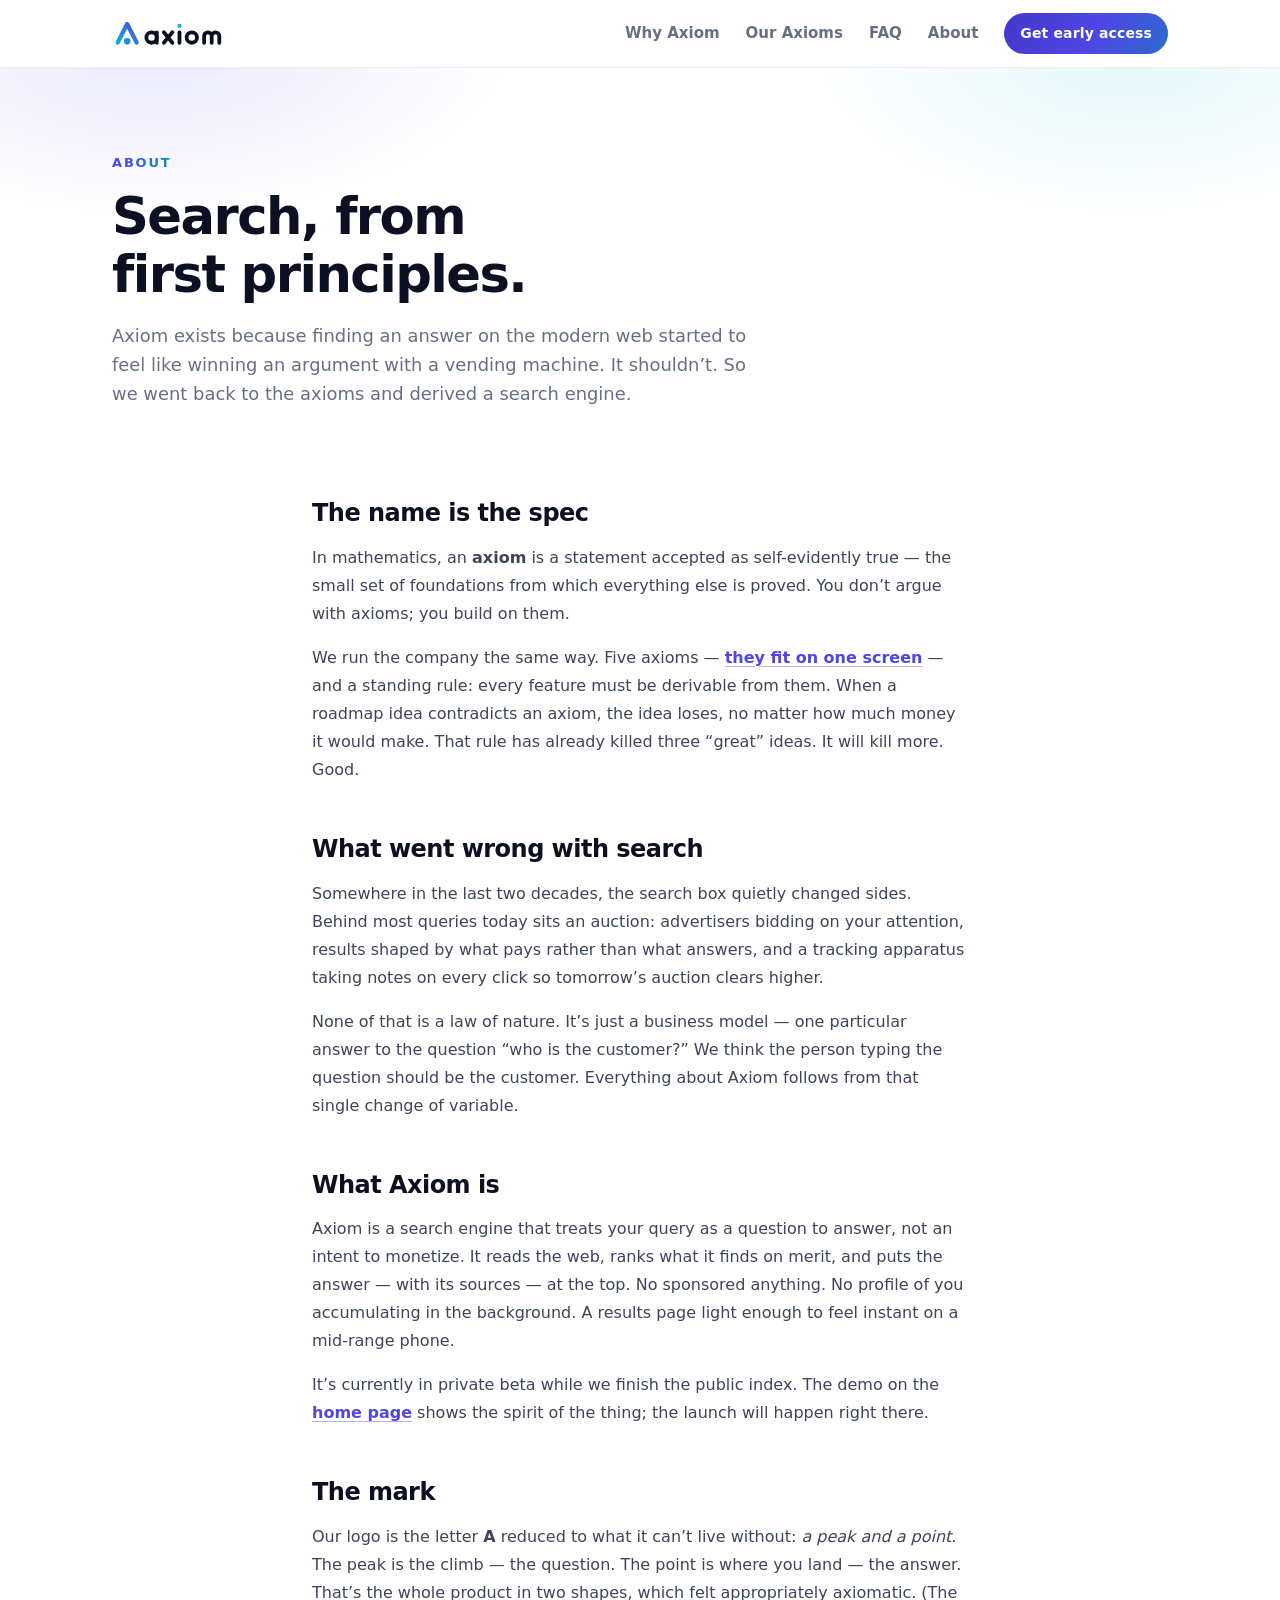
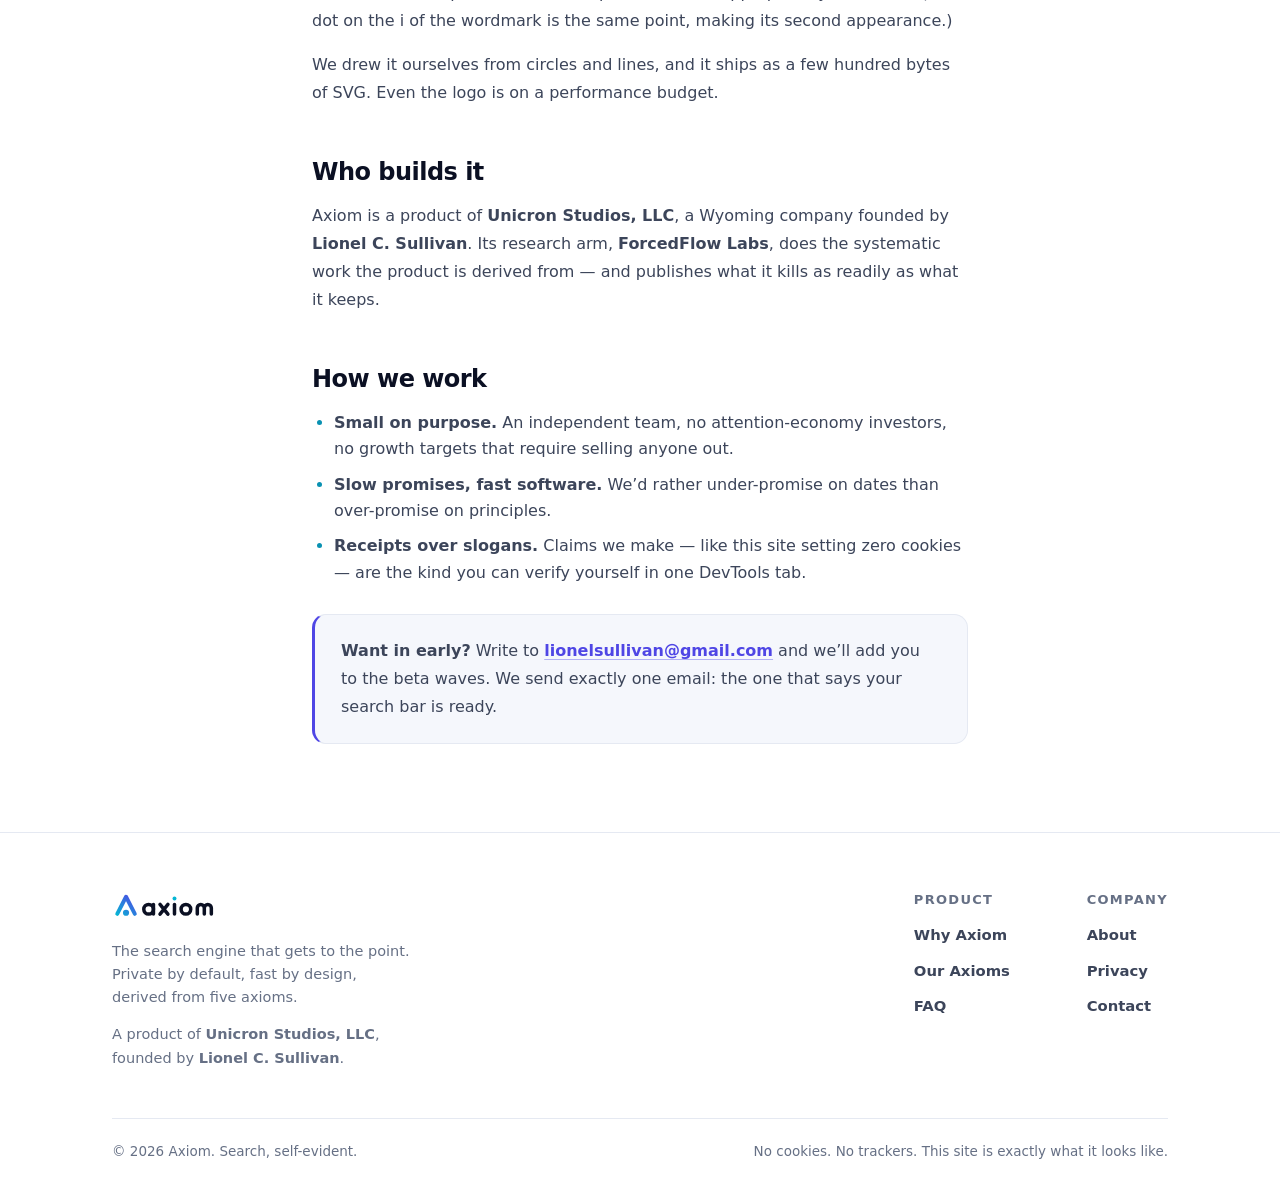
<file: about/index.html>
<!DOCTYPE html>
<html lang="en">
<head>
  <meta charset="utf-8">
  <meta name="viewport" content="width=device-width, initial-scale=1">

  <title>About Axiom — Search Built From First Principles</title>
  <meta name="description" content="Axiom is a private search engine derived from five axioms: answers first, attention unsold, privacy by default, speed as respect, rank earned. Meet the idea.">
  <link rel="canonical" href="https://axiom.inc/about/">
  <meta name="robots" content="index, follow, max-snippet:-1, max-image-preview:large">

  <meta name="theme-color" content="#ffffff" media="(prefers-color-scheme: light)">
  <meta name="theme-color" content="#0b1023" media="(prefers-color-scheme: dark)">

  <meta property="og:type" content="website">
  <meta property="og:site_name" content="Axiom">
  <meta property="og:locale" content="en_US">
  <meta property="og:url" content="https://axiom.inc/about/">
  <meta property="og:title" content="About Axiom — Search Built From First Principles">
  <meta property="og:description" content="Axiom is a private search engine derived from five axioms: answers first, attention unsold, privacy by default, speed as respect, rank earned.">
  <meta property="og:image" content="https://axiom.inc/assets/og-image.png">
  <meta property="og:image:width" content="1200">
  <meta property="og:image:height" content="630">
  <meta property="og:image:alt" content="Axiom logo — a peak with a point — and the tagline: the search engine that gets to the point.">
  <meta name="twitter:card" content="summary_large_image">
  <meta name="twitter:title" content="About Axiom — Search Built From First Principles">
  <meta name="twitter:description" content="A private search engine derived from five axioms. Meet the idea.">
  <meta name="twitter:image" content="https://axiom.inc/assets/og-image.png">

  <link rel="icon" href="../assets/favicon.svg" type="image/svg+xml">
  <link rel="icon" href="../assets/favicon-32.png" type="image/png" sizes="32x32">
  <link rel="apple-touch-icon" href="../assets/apple-touch-icon.png">
  <link rel="manifest" href="../site.webmanifest">
  <link rel="search" href="../opensearch.xml" type="application/opensearchdescription+xml" title="Axiom">

  <link rel="stylesheet" href="../assets/site.css">

  <script type="application/ld+json">
  {
    "@context": "https://schema.org",
    "@graph": [
      {
        "@type": "AboutPage",
        "@id": "https://axiom.inc/about/#webpage",
        "url": "https://axiom.inc/about/",
        "name": "About Axiom — Search Built From First Principles",
        "description": "Axiom is a private search engine derived from five axioms: answers first, attention unsold, privacy by default, speed as respect, rank earned.",
        "isPartOf": { "@id": "https://axiom.inc/#website" },
        "about": { "@id": "https://axiom.inc/#org" }
      },
      {
        "@type": "BreadcrumbList",
        "itemListElement": [
          { "@type": "ListItem", "position": 1, "name": "Home", "item": "https://axiom.inc/" },
          { "@type": "ListItem", "position": 2, "name": "About", "item": "https://axiom.inc/about/" }
        ]
      }
    ]
  }
  </script>
</head>
<body>
  <a class="skip-link" href="#main">Skip to content</a>

  <header class="site-header">
    <div class="container">
      <a class="brand" href="../" aria-label="Axiom — home">
        <svg viewBox="0 0 238 57" aria-hidden="true" focusable="false">
          <defs>
            <linearGradient id="g-nav" x1="12" y1="52" x2="52" y2="8" gradientUnits="userSpaceOnUse">
              <stop offset="0" stop-color="#06b6d4"/><stop offset="1" stop-color="#4f46e5"/>
            </linearGradient>
          </defs>
          <path d="M12 47.5 L32 8.5 L52 47.5" fill="none" stroke="url(#g-nav)" stroke-width="9" stroke-linecap="round" stroke-linejoin="round"/>
          <circle cx="32" cy="45" r="7" fill="url(#g-nav)"/>
          <g fill="none" stroke="currentColor" stroke-width="8" stroke-linecap="round" stroke-linejoin="round" transform="translate(68.5 0)">
            <circle cx="15" cy="37" r="11"/><path d="M26 26 V48"/>
            <path d="M41 26 L59 48 M59 26 L41 48"/>
            <path d="M74 26 V48"/>
            <circle cx="100" cy="37" r="11"/>
            <path d="M126 48 V34 A8 8 0 0 1 142 34 V48 M142 34 A8 8 0 0 1 158 34 V48"/>
          </g>
          <circle cx="142.5" cy="12.5" r="4.5" fill="#06b6d4"/>
        </svg>
      </a>
      <nav class="site-nav" aria-label="Main">
        <a class="nav-link" href="../#why">Why Axiom</a>
        <a class="nav-link" href="../#axioms">Our Axioms</a>
        <a class="nav-link" href="../#faq">FAQ</a>
        <a class="nav-link" href="./" aria-current="page">About</a>
        <a class="btn btn-sm" href="../#cta">Get early access</a>
      </nav>
    </div>
  </header>

  <main id="main">
    <div class="page-hero">
      <div class="container">
        <p class="kicker">About</p>
        <h1>Search, from first principles.</h1>
        <p class="lede">Axiom exists because finding an answer on the modern web started to feel like winning an argument with a vending machine. It shouldn&rsquo;t. So we went back to the axioms and derived a search engine.</p>
      </div>
    </div>

    <div class="container prose">
      <h2>The name is the spec</h2>
      <p>In mathematics, an <strong>axiom</strong> is a statement accepted as self-evidently true — the small set of foundations from which everything else is proved. You don&rsquo;t argue with axioms; you build on them.</p>
      <p>We run the company the same way. Five axioms — <a href="../#axioms">they fit on one screen</a> — and a standing rule: every feature must be derivable from them. When a roadmap idea contradicts an axiom, the idea loses, no matter how much money it would make. That rule has already killed three &ldquo;great&rdquo; ideas. It will kill more. Good.</p>

      <h2>What went wrong with search</h2>
      <p>Somewhere in the last two decades, the search box quietly changed sides. Behind most queries today sits an auction: advertisers bidding on your attention, results shaped by what pays rather than what answers, and a tracking apparatus taking notes on every click so tomorrow&rsquo;s auction clears higher.</p>
      <p>None of that is a law of nature. It&rsquo;s just a business model — one particular answer to the question &ldquo;who is the customer?&rdquo; We think the person typing the question should be the customer. Everything about Axiom follows from that single change of variable.</p>

      <h2>What Axiom is</h2>
      <p>Axiom is a search engine that treats your query as a question to answer, not an intent to monetize. It reads the web, ranks what it finds on merit, and puts the answer — with its sources — at the top. No sponsored anything. No profile of you accumulating in the background. A results page light enough to feel instant on a mid-range phone.</p>
      <p>It&rsquo;s currently in private beta while we finish the public index. The demo on the <a href="../">home page</a> shows the spirit of the thing; the launch will happen right there.</p>

      <h2>The mark</h2>
      <p>Our logo is the letter <strong>A</strong> reduced to what it can&rsquo;t live without: <em>a peak and a point</em>. The peak is the climb — the question. The point is where you land — the answer. That&rsquo;s the whole product in two shapes, which felt appropriately axiomatic. (The dot on the i of the wordmark is the same point, making its second appearance.)</p>
      <p>We drew it ourselves from circles and lines, and it ships as a few hundred bytes of SVG. Even the logo is on a performance budget.</p>

      <h2>Who builds it</h2><p>Axiom is a product of <strong>Unicron Studios,&nbsp;LLC</strong>, a Wyoming company founded by <strong>Lionel&nbsp;C.&nbsp;Sullivan</strong>. Its research arm, <strong>ForcedFlow&nbsp;Labs</strong>, does the systematic work the product is derived from &mdash; and publishes what it kills as readily as what it keeps.</p><h2>How we work</h2>
      <ul>
        <li><strong>Small on purpose.</strong> An independent team, no attention-economy investors, no growth targets that require selling anyone out.</li>
        <li><strong>Slow promises, fast software.</strong> We&rsquo;d rather under-promise on dates than over-promise on principles.</li>
        <li><strong>Receipts over slogans.</strong> Claims we make — like this site setting zero cookies — are the kind you can verify yourself in one DevTools tab.</li>
      </ul>

      <div class="callout">
        <p><strong>Want in early?</strong> Write to <a href="mailto:lionelsullivan@gmail.com?subject=Early%20access%20to%20Axiom">lionelsullivan@gmail.com</a> and we&rsquo;ll add you to the beta waves. We send exactly one email: the one that says your search bar is ready.</p>
      </div>
    </div>
  </main>

  <footer class="site-footer">
    <div class="container">
      <div class="footer-top">
        <div class="footer-brand">
          <a class="brand" href="../" aria-label="Axiom — home">
            <svg viewBox="0 0 238 57" aria-hidden="true" focusable="false">
              <defs>
                <linearGradient id="g-foot" x1="12" y1="52" x2="52" y2="8" gradientUnits="userSpaceOnUse">
                  <stop offset="0" stop-color="#06b6d4"/><stop offset="1" stop-color="#4f46e5"/>
                </linearGradient>
              </defs>
              <path d="M12 47.5 L32 8.5 L52 47.5" fill="none" stroke="url(#g-foot)" stroke-width="9" stroke-linecap="round" stroke-linejoin="round"/>
              <circle cx="32" cy="45" r="7" fill="url(#g-foot)"/>
              <g fill="none" stroke="currentColor" stroke-width="8" stroke-linecap="round" stroke-linejoin="round" transform="translate(68.5 0)">
                <circle cx="15" cy="37" r="11"/><path d="M26 26 V48"/>
                <path d="M41 26 L59 48 M59 26 L41 48"/>
                <path d="M74 26 V48"/>
                <circle cx="100" cy="37" r="11"/>
                <path d="M126 48 V34 A8 8 0 0 1 142 34 V48 M142 34 A8 8 0 0 1 158 34 V48"/>
              </g>
              <circle cx="142.5" cy="12.5" r="4.5" fill="#06b6d4"/>
            </svg>
          </a>
          <p>The search engine that gets to the point. Private by default, fast by design, derived from five axioms.</p><p class="footer-org">A product of <strong>Unicron Studios,&nbsp;LLC</strong>, founded by <strong>Lionel&nbsp;C.&nbsp;Sullivan</strong>.</p>
        </div>
        <nav class="footer-cols" aria-label="Footer">
          <div class="footer-col">
            <h4>Product</h4>
            <ul>
              <li><a href="../#why">Why Axiom</a></li>
              <li><a href="../#axioms">Our Axioms</a></li>
              <li><a href="../#faq">FAQ</a></li>
            </ul>
          </div>
          <div class="footer-col">
            <h4>Company</h4>
            <ul>
              <li><a href="./">About</a></li>
              <li><a href="../privacy/">Privacy</a></li>
              <li><a href="mailto:lionelsullivan@gmail.com">Contact</a></li>
            </ul>
          </div>
        </nav>
      </div>
      <div class="footer-bottom">
        <p>&copy; 2026 Axiom. Search, self-evident.</p>
        <p>No cookies. No trackers. This site is exactly what it looks like.</p>
      </div>
    </div>
  </footer>
</body>
</html>
</file>
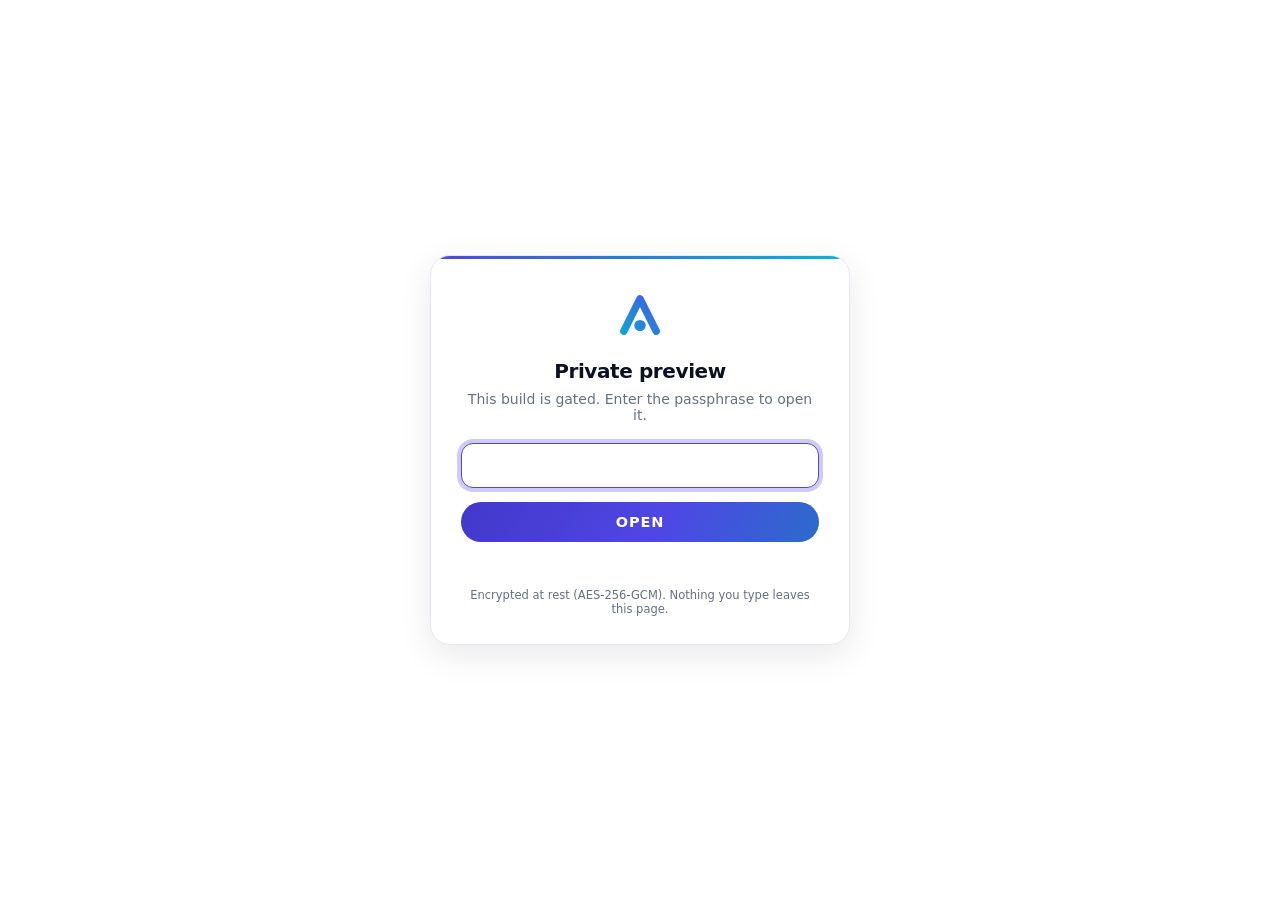
<file: gate/index.html>
<!DOCTYPE html>
<html lang="en">
<head>
<meta charset="utf-8">
<meta name="viewport" content="width=device-width, initial-scale=1">
<title>Axiom — Private Preview</title>
<meta name="robots" content="noindex, nofollow">
<meta name="theme-color" content="#ffffff" media="(prefers-color-scheme: light)">
<meta name="theme-color" content="#0b1023" media="(prefers-color-scheme: dark)">
<style>
:root { --bg:#ffffff; --surface:#ffffff; --ink:#0b1023; --text:#3c455a; --muted:#667085;
  --line:#e5e9f2; --brand-a:#4f46e5; --flag:#b3452e;
  --grad:linear-gradient(120deg,#4f46e5,#06b6d4);
  --grad-btn:linear-gradient(120deg,#4338ca,#4f46e5 55%,#0891b2 145%);
  --ring:rgba(79,70,229,.28); color-scheme: light dark; }
@media (prefers-color-scheme: dark) { :root { --bg:#0b1023; --surface:#121a38; --ink:#f0f4fb;
  --text:#b9c3d8; --muted:#8b96ad; --line:#222c50; --flag:#e0715a; --ring:rgba(129,140,248,.35); } }
* { box-sizing: border-box; }
body { margin:0; min-height:100svh; display:grid; place-items:center; background:var(--bg);
  color:var(--text); font-family:ui-sans-serif,system-ui,-apple-system,"Segoe UI",Roboto,Arial,sans-serif; }
.card { width:min(92vw,420px); background:var(--surface); border:1px solid var(--line);
  border-radius:20px; box-shadow:0 10px 34px rgba(11,16,35,.09); overflow:hidden; }
.accent { height:3px; background:var(--grad); }
.inner { padding:30px 30px 28px; text-align:center; }
.mark { width:52px; height:52px; margin:0 auto 14px; }
h1 { margin:0; font-size:1.25rem; color:var(--ink); letter-spacing:-0.02em; }
p.hint { margin:8px 0 20px; font-size:14px; color:var(--muted); }
input { width:100%; font:inherit; font-size:16px; color:var(--ink); background:var(--bg);
  border:1.5px solid var(--line); border-radius:12px; padding:12px 14px; text-align:center; }
input:focus { border-color:var(--brand-a); outline:none; box-shadow:0 0 0 4px var(--ring); }
button { margin-top:14px; width:100%; padding:12px 20px; border:0; border-radius:999px;
  background:var(--grad-btn); color:#fff; font:inherit; font-size:14.5px; font-weight:700;
  letter-spacing:.06em; text-transform:uppercase; cursor:pointer; }
button:hover { filter:saturate(1.08); }
.err { margin:12px 0 0; font-size:13.5px; font-weight:600; color:var(--flag); min-height:1.2em; }
.fine { margin:18px 0 0; font-size:11.5px; color:var(--muted); }
</style>
</head>
<body>
<main class="card">
  <div class="accent" aria-hidden="true"></div>
  <div class="inner">
    <svg class="mark" viewBox="0 0 64 64" aria-hidden="true">
      <defs><linearGradient id="g" x1="0" y1="64" x2="64" y2="0" gradientUnits="userSpaceOnUse">
        <stop offset="0" stop-color="#06b6d4"/><stop offset="1" stop-color="#4f46e5"/></linearGradient></defs>
      <path d="M12 52 L32 12 L52 52" fill="none" stroke="url(#g)" stroke-width="9" stroke-linecap="round" stroke-linejoin="round"/>
      <circle cx="32" cy="45" r="7" fill="url(#g)"/>
    </svg>
    <h1>Private preview</h1>
    <p class="hint">This build is gated. Enter the passphrase to open it.</p>
    <form id="f">
      <input id="pw" type="password" autocomplete="current-password" aria-label="Passphrase" autofocus>
      <button type="submit">Open</button>
    </form>
    <p class="err" id="err" aria-live="polite"></p>
    <p class="fine">Encrypted at rest (AES-256-GCM). Nothing you type leaves this page.</p>
  </div>
</main>
<script>
(function () {
  'use strict';
  var PAYLOAD = {"salt": "iBgBcFY35RWmijpeF50Ang==", "nonce": "Cq/d7lhSmuCy1YlF", "ct": "z86NYdLcRwORmxfqOmDamPK77YVJamZuAtCmSTr6zLeB2xDp4qAbfQSVE7dvHt+Wln/aNodnf1PqDQjc8dwUVoW7hWaTb6wbGM2ayloaOc6LJ8BXhlc9rSAzWndN+pi3ShjWjWdBL36s7cl3klpKxK8yxuwk0mCFjz3AqUymSAIB8WLO3alFo6m2Gk/DtXE9xEqm4s0lWYb2ioe6PFgHO0AX1nT7Rd6+Us8QcSRlN43mK24QfHNTE/gFRfX90lIQIU3LcTTZxljgKuHvqQZEcKexK6Y5ODMYIlsE3iTYkUuMnAUkiFQ+whCP5b7ZgMkAMZ/aRd5uBsg0RR6rU8yefCl1m2gguxgRZFQXNj5gPTHXwUpF6iGXK6QKFqyjHehsSVfzxzdcj1+pqhNkVkZNFwkumwYH5LjXccmuB8CMlw+f491GS+UYTBBPSWSeDt7gvjXEngDeeQACzKMRtX/Tr+RyoddmZ8k/[base64]/XFEh6HZg599k6udn4nKnOXkz9h5RGntCcFO/rOQHS1k0zPppxKXx6GhNWLJpbB/cNw+ynksJp3KWF0fYjQunOrrZs6aP3sC3W2mzNQXyGPIuNdkSqvNAd+vp7c0TqG8ZijP4EUh5nUWpq00eGXN9axoNKx9bnpYEQcGiR4Pxl3CbxoL5BUCM6Nx4yR1NuRF648sfCcIxeogjpScohqcFx0U4Y818olkcfmroapudM/Kx7druQw3Rjo+3E8rK1sA/3K4qkxAGlO8bzGbyfeViP9bmka8QarNGx1FDuNoQ6Ly7CjkFSLxPLR9qHT/kiDCilCYDEDkVIvEv3IDJIitdELakuGhEFyZBRFCqmCPUWiuHdnBs45WDFrj/AZgUUUuVLoTIlfF3D7wJ7SZqb/TNoc67piAchq5SYk12oGv/KEmxMJhhn1spksIhQyXyfM2ejPrq5X0Y4rx4qeMiVMVhyFMeC5ljPihzNPTv02OK/2zpHQKOBRVbWD8b4z4++HPLdXzhvKpBhhCJ9ozbhLVvCME96AhLX+58wR3pC37Zp2HpoUkJ4npAT75pNC6B15K0uMrHkxDwiemXN04Vzi8IWlzIm1Eth9OFVX/rKxt8DHmJP9/YmEL7mHH4COxoftQNP0EeEQtmxjdChf+XeBvr6xDspW5xlxakgYKNRqoJgiwEA4b4zhmBmUadFXWGBCaHz7Yg9Gv0LWeezum/edy0tBDKwL8jk+we/Y5dhOR1rcuMkIhYlm+YDWdTTJt63XysRhv0/uMti/W4osXMsG6LW/5wXyUd28H6FI28G/jbi7+8l4UMR59vW4YdRaV5qe8CkTSUrn/GMVC64Hd6b0iHAmedO/L9+dPjKRqkMkxpbMlfAlTREnspeinT1X4PSFAoPJVuPMtiQi011HZ6eRmzFi7mbC6fGTuj9cIGXuUAHjCouwLM7/8hzoxaEvFKwjtmkQFRDHCyTBkHN5JHrqsg4DjInjwl7Dv6YaQhOg8cRV7wyrCJaARwwGx4hAs0ay1h5o9tStB9ughwB8mVqufrJ5BO4zCDtzhCywOW//eGAAQVzYMl08cAxVtfNBtQHffm7LiHMyTl8U0bcPY/3QiIX4V672VRote/UqUIpK8ctMENjFiz9LeL17y6NMf0EYHHLkDC4CgiXHuxTu+wOUxqIdn2DWpg3pvWHik1mDXA42c29HKQWPU2lxYIJ8FR2Ulajbquce5Le3UA4Sk4/VZHB6CmU88c/5yWceoH0sLZkqicCAWa70vhTWaknV2hT2Py42Bh/OsCnIxwa1c6Drpb+zKhJ3E4vfq8jlA8UjYCgIw/[base64]/w3GQlrUQ6S623H+rTRJh5OdcJlEBeRWvZmp9VTd4NEwHz7FTC2pmjlT/dULnhGxI9m3sqCsx5kmefmXEyCXclHTV10QjxpAPzGpNqT98PL2GSx9MePy8cOSB5y+B//DvTPP2quaFS3giOs6PdezguJDlBbiNRqxNspbIkgJXXSbkMQQ7zCFZtEZrwQiB3pw41/dWm3ikthryzFGiWHAOaX/wdDh4O+YMQ9m86ZbweBXWFRMhRyZQ5DkEN+epdGvQ1nQ+JvxyNKLuZsXiGkaf3wObPBXIpoShR/[base64]/jPvnpL/GHP5XZNXZnGIyUgN43tO25emYsa9TM4omQGBJNf2wINZRO/AgCmJoBvZwuTDPpdbHnDIarcg2ysfEVfriHqBQmHzPPjcVgwbmxX6p1BmeL7CkyN7Uqqay5i9fg9KUZEN1vcKeYxmZyMOp2Fs5FtXe3Yl0GQ04oCxHkCEr796OhmoCULTU6oFAM/PoUBAH8Rp4G8lDOc48Gvucm/BuPoExSYnqjGCfEvSjlNw93QmWiMHrS2naqG47kgOP4YPJrQs4kSiW/IlMih9RdUkexaZXk2lfgSKu1jwSIWam4aSWSZD9lWExsYyI1CKMkBHE3wbvUIKo02c8gmkOIStEhFjz+DXNJpE8HLrAKbrepRBgss45p/Vu0WZe2DTvLBUaS1a+hXRkVlnYRgZKYbrDCrjcKA7p9fnk5ta4/R5gSjy10Vfj/mR3GBcd2OZX5AEdJkJdxLPFJXHWdoULaCYpuxcoI3n2huE9N7y4Dyplk5p/cw4nUzn7jf3vHtP+J0rbz5UgZWT1IqfriFG87hyJw6J8R3hteUNKlymNgJzDdqFVw1xZYUZFvBI+u6nwZCP3CMa0JMh/8TT8gTP6EkFn/G+f2MJFYR+AgBIKx3j3HFXcimEmmnhi9/j2ZUyw4xykBwqGkjTmqrucOC+g8lYVf+K2KiMGjhuxP543+iQnYCQ/oUk3JbjNgkyZxLuvZmQ8QumQ00ThFP/caXZqs7yHLax2VvAkS7shAQ54Oyco8Cyz5mfpL2FxPRKNpNi7mjOJljlKHOOJiFtb/EEdDvGjptZeb7AVdtrrLVuxx73G2L+HLZAVGeRCImyd9RNeA+PioKSPPgMv1Hnx2mZVVbSvUdXenkA5pMLVnbXd7WTmjKsXPO3k7xfFj17LsVA1uklnWTy23y+CKwU4vx6DDhqgsrKy9PiKO6Qt4wRDK08jL5qucFccF4m+/lc5vLkE1XhNNd6SxAZ2Cw2IXyytiFFF3qYFP/h+165+R3mSf2Dsdnd39nzB3Nxxfs5Nwy9QkqKGmI8hIfoiyQxj0xogowxEt/P4iamESyXa+ltdjDr8nmUk3F7jh36kKKSTXuVI+FNFM1p5p9GhcHti8K8A0BhrNwhZLGdzJPK4QmiDImSczQlpCcCYImU4Kb6j8dVD/[base64]/f9GJe5qKAXKIa+doOxxrI/eA7/7narrWdGndYU1kfFw6sgp1lPdG1Cy/Pd62berLEvHiZ4umqJtmHYy+TaKJL/qNpyoxHb3/078x3Q83CMO0xexPAXlDhB/XwaFgJaEm+KK5GJLU4l7yoewalwgyEeEFEo3qTEW8GzGgYB1eZ2nUeT8ygyFz/ftHyst7gaBdQv/L1NOQs1jQ1n9iaLaZ2bxtoNQgIHHv/MBHTGNDwBBmQUPYO/uErsoUHmneN2PWoydQDroEbypm9AmPLwil4+TDHAEU8Xgob0QBN0380zhlsuti2kTEd0PAnhtJxhmBXR3ZJi75V7XGNipWWgCK8hy3/zVAHh0jRACvJjzjqJDEAB0CEqjRARQTv8MAN4CVMQ3Yf+aC4bNcu1i1KQDsSLA4WydJilnns+rds9mkWcIE6fkTd+e9Y6XP9EHV9nVAeoxDYwheN0NHd2rLsPqlBWVTLo9wcvLOQid61pVWn757NkA2q522gjPnnmN/6Gj1/ncs7Q66qk/r8glxI1qKHYLR4CiHG/gV7FrdLKNWl4ACtB2shM4qdrYfaMfVKvDP5ow6YGI0lj1o4AQUO7yxzXHRKGNW643cSEwzwh7qgL9vvKY8sGyICNNSkBl8vAApUDBbgpPDqHsuFpwRQHsEVgMKSNrRKjj1dBfsQ3N+Pcp3zUdjCGb1fZkNs9vq1wyWz6SlnlojF/c97qTQUCZWv9nsmMOAm7JwqBoZsqHeHOkaTlSsbPvATltrJWzArAsCuDjYXCRaew0pim8Lvd7S6/TXjwEfOvArUdYno4aSUUbuFLHswRFxT9Q4NWTdGm96sA5E1YqL2Yy5Wkmd+gZUZPSzFYgWW2VRJQaCqzLNi8IPOYXHxLV1E1z+QXdsQGloQ/X3GVClw4veNaphm6V+rEsac/9WCgMDUFlN2hQZYmWHd1LdNe+VcSZVM15FjM+/[base64]/f01wq2mUn/nhvrP9JL2yWiUo9gJk9JHArPILELr48yXj6rknvhuZBnYuBIPJrGw/h10DGETBrkzuFu7ZfuMXHRWoQ70YPt8MvD/VEHdVX1zrttY/uY6YLLY7S67ymIXW2+5hiDnZBKIzMl+xO+T4Ehaqjnsa3iK1ClVXyNSFN3LuScIRvUHY9U28SZe977l/9cS9YJhRsVz+4NqD2VEic8xrZxXvXfFN+kHPAlC3kNqYXu078A9L8Whj3+bJ2sIFsdB+QaAKRjBDbr5I+o4hAvFB+ZFXq3fRjwMs7TYyIEK8PrVE/3vHnkY6i6+zjBic7H3DkYyzUYzMI6PiOgO5zVopVc4MFr2c4lHV/KZBDClg+f6BxHVQgV4UR3xMTHVi7goXVPpTiLLN8NoRN8eT22DAZqtoUr39UnuLCcA2erlbGWnvTaJ3ilcljkGdX7o/WJ9Zcyk8YrC73Baus1WOwZ0PrE/h0tZ5y9+QrEmik2qp1H6eZx2GLGrC2KWkkWm+ViWJPFStS8raNPsgL+U+vEq6oLmGe4J7ps0Kuu1MbSWlJeeugzkQ5D/RvPP8B52k+apyycCFBSjKy6clxh+sMtA1p1bAL0Lw8S26BFEPomjfFeC4Fk1V9pzV3RclkPKvcRZtIzyoofq2CYYVi7IcNBcfIozQtrDd+kzNUtWaZA1NskwPgJB5DUaxHIRasYYj8QFcCzELwe1nRDZUgJvLf8VVwvhXH1Blgv0R/Nsm5T0vg2jaOcc6+kBQcBC/[base64]/IxWveDUw/T8r8aC+BcaC4UsCpR+SJnXh72Pk4xOlO4qdl4FWXkXJBIVjc0xXJR96pL2AuYYhHbue3tgA0WtPYZ7XeK5rqWHrezSxSQtnQh+DO5C3BLy9Fxp0LQbLE7Tj23r+3n/jqvE0d7dcdsfhsQGh74AXxsoK3Yaaz3DYUjfm0U01SegNa7y0O0EdiEVGtzG4DlFizc9sFUJBwJA0Wl7XmYZqktq08MYlkFcMV4JpY9keljL/YTIyrd3TPx25XU5AVUNACVMfI99PFGneNOUlYQe6SQ6ViKcmxp/9Kr+v2oJddIOPz+ewFJBGkAmonL4O2FuyaNXzOvQmbaOHO3yU8l132lZu4TBdQsQnKF7jkJ6ejXBsnRiJFOyUafVGi7q/3+16iF4SgKsMNTsgHktEtqkkKoKj6BpFRBqG2OzyV4leUmdSG+zD1JdYZDNpuS9mTpdOjv70pZQ/PywFymAwgqor4+9O85+ufrjN2EaLDhUyRjbit5dLOooqWim1cq6/lyBTJgT1ilRIXdyLj4hfrE+3O8GxCzbFM2HWzhkZLDVZbr6EX/VnoxZr7WQ9onYJ6NNU6keBkdgWqnidJCK9VQ/ZZjbOXsqasqSnkdi/mKuIaOwybfuPVQ2/RbEfwG5L0E4z+s0NdJN5Q6XyPB9G2JROgB42Q8kEx+fH5j8GI2iAlN3B45K7Oksm/TttIabnyRhAC6V10sxoTHU9oIuc3isy/3I4WTD5RcWD43Vi6zWjgg9jQ8G/ZqWDEC5qN5Mm8/IRrPLHjQx7B4pUU4V81sZLGZFTjKo017UarnZXgEYTeCackamMciHCyoX8pt4kF0WGpiPirPvHTx0xMvs/cUaeuv4UylcNPnGScS0GyfC/Za2e+KZmxii74gzY/lZozgUWVXMeJIjtNQllVcdopRLfdzYTV9nEVgt81awits0k5mtn/[base64]/GugP50Vt4wHJHzc8OzQZdsZHcr07KHhaxBu9s3tuVBh5f2N4iHI8cabK8Mn6/z+DEwBzLbnZsekn423mjVlxbhsr+jotyIW83tlGLc6zBwIMiYe53czUKFUkiBUe4BUpQkzsdFRynr+CktKIKwcoRmdLozfE3PUl9jGdkK1JOgGjyAwhji1uQJYpmUeYlreT/vLdFApgWrAM47H5whD4P95mFetiMdecZg3OUZPGMB4RDKsSUCz57akF7CAJhJ2ODwqZXL+611cVYx2o2VzlM/kuAt3A7rIxmtV5k1HZ6FS/OwaEpBM5pGmCgbyiAXo6ScyYq4oIh7AAmtSRIu7QI/snn1uTCXZ/fQk2NFJUmf7FeisOAaJAj4Spcm2T+LeoCezk00ZFmqxy7ug1/LcbHEOGzSDoDPSgF+GZgSaCMJEJVtwkBE0uaGlHsFARalyo6TxOLfWD77/mJY5ecgOwMyJls3Xcntx3+jVnCgnjJhCugRPhUax5atv7hdTiau1QjscPBQtMvmJQNVmGGyP4Zp/A31t/MNvbanXVJWvnkkX/[base64]/xpZoqkgacbBcuXChwDdbr59LoxOuTahIcyGexnZOjoBxR/ulo9kFl7u7FbSV6A6LAcwjicpvkgGKh4Zk2nbf+Y2xfWd566qRZjBLJPBB4at2izbIpQyYGXCSJFIxI0nBPmpahRCCIW7lKJu3JAADERBrNe3ZfuufgxSaqMbAK6BXxq7YXMTRbpEO608D5agllJhvr/rxpdmvKTY/ICDNGNCnJfUq6K1sstQbP3zaZh+aPn08fnBUzybSlCNKwbVWggmH9/nCI9ZeK2H4GPPx7+0HVxM6Ra1RLlVO4KS1cZXofhR6AuU8ZnWVrVTepSkpc0gv/w9/5csR+NYqB94eiqOOy/Sf62tTZsGSa5fqVolLfU+cQzLwN/YXDCAxZAiDhAloO8Rdbgx/Zf/BVzkGhI74Bv8INZL2sS2Jw7B8WH/2BZ6aMNJX/GvxBLHis5izmmhxTG8s/05nqe6VyA+Em0ua4arTPpAeJN4XRv5R28rrl4SEe49w6lf/QgZx9tVhhT2I7BgzGVA49PabOoL88ZFw/[base64]/VDCvbD+nVncnc2s9T2xCUJlXkZeTY1quYtO2R2fAy6HZemqn0mQM7u1dSjDr71yq0t4mMnTKMid2K42L3qExzMF/9YhiNH4/hxi5lxtv7C7o+tmsWLOSvqxnp8YEi11uZAnH190HjBJn8ypF1XG+2ULL/YAArSPG+OYcPFqDfmGPGaFOSWDTm8U28X/u4FNpcaBMxXDDWHwKjQMtZDqCO9oSHtzlFEVg9RR8RcXyD6hSefYIROVXUJ+iONWV//[base64]/DY03w96FuYP5NGMKShP3UScQxpFGf14SZLXNd1N4mH4RA+NB46+aAgoVjUuuzyOrUnlqmslszjWBp5r+Cxwup0txhuoAK8MdnKt/I9fZJOWxKG0BrnITgHWkSWVVfgaTs+j3SbzsrC13XapoSvFt4XNsMmOfUb8thcjaugJsLR06XpXZYzCy0MDeNbfNgdQ3HUZyLkQoYS5BihFspO74fxx1OLASnJQcJ1X73oZFGQaBXWbFAnXQenGCPecQ2rsAM8lrmQJ/0uMuwfEX0suVbxq7+5572cXUt2Z43jiFUHiqbjLlgOpXliybNnoGLaNoa0f25SlhBlyFUfpj4iyLbWbXLYwnUsKOZ6LiKvVMleUF/+FIOjAOdPr16YVlEOrgchD9Hf5TE8PphtCG5iQEEeEBKiPdGUJuarff/f6HEroiwwt4jo4gROC5Vag5cbrzGtrioJxknheugLHUPC6zVDALa1r98s9mJrdWekJ/[base64]/iG+YHBZz4ykQx0oNvdg82VYnZMiccp1KCoxqhm+fopk2EKsUH8NqOMkadapTKzruHQz7KN7PSK1C2/hgQX79W6oqgjuM4IkJTJpGyMRuvu397bTRrsiGww5p3IBnfpj9nLvr/dVzkMY6PCJpX+7+yGJn8oUd24jNgoLg43W0JXoXveUZkf/[base64]/jvh5FR8I1OTNwfUQa8IUas6CfQrSOnhVO2i6frnduF0b/V+sHiWNeA6PF++y79E4wYzlDPOX7KOKMAoFqd3wdUP9upb6cZeODdymJ4FBFGNxT0RvYPFiYVMRJQkHp801u9yowp6oxT3k2O5d+ZqDiHNU8Q8mD/1qeLtRA6vJuY4rQNsqDhAJ0rB7mAvR+dtn6BH9myiUMchE/Ayjm3NSemiR/akq0RY+/3KPzdDxIPsY+fh1ImECEbafUY9IrRuAg0lhIy5OFOiU/x7ylESyyJqwmPzTymfnefJPe6nYM04XA/dWQc8XTh9AA+h/tCWG/afgJT6rccFmb5Vn7PYsKfIMBUKYq+zFzGvD5xTwux8QlK7s5OF6h/Z90ULjK0KYDpwNzCm5s0nFzPKv1RTPznx7rmRyiFYRDxqNR858h56ROWe21RZKAuOOIPDzuf3Un81OMDd3tK/EZaH7IKBClG5ESb7d8JH5ZGKIZFpmLgaS2e7MqTUWTiRK1Nz27YbDkGGkkzIi/ERwfiXwMHkK+q54TJvP3ID45mxiDBs2lsNA8EM+ZCD9EJlf72ty1uFoNxeIBIvd+RFuVPxZzUvovpKNdtdRDU16GeK/e+/sjUCLMN9a2VTInQb/M9qZp8qxEx7SwZac27xY6pRs4xbe8FOgmqv5RbyahBb9Jthl3kdWNx/f4XIOBzczo1Qf08Nslqm7iSMkWLzfKMLFnpletpwvk91KBygTgpEBna7nRznlF1Hy2hHzmXrgt/BcC0XpSHXkLmeR9LNAbcD9BWcbgpv1cuTNAKsXCg8bAQ5j6fOgeYpx2WIrNyJuQoA/wgUEdpkLNK7q0z0WIq+ouCUcxZ7RwBqJIY3/3UqUlTKKB9erUvV4D3lQ655OfWD5xlZ38i7wHck6MirZGf7dqPtk+Md+MLYL94/IPN7sWaq1ucnKJZrEN7ftkAj4oBCBDmQmb5qPNAGD46Mz6+E6cmFDUZzBna46hHmY/mccRfJApKrnSkqJcwziTtE0bLAsRF8z3eSYWnqRPAHLc1C1Q4vBxuVlMxTqPNakBfgLHqWIlg6E+J017SLb/T+6mcQMyMLaViC5VvfNlN/EbxSUIINnZEB24DUQa7BIw+co/WiHkjzaxEXy47O1bUuYma1oi40qunCn3cGo9WHUWLwpZtYLzwhSIpMuptNF+asgAq1AJ4VDkBoQiKlSPpnuyi0wt2yMa+uNL/ZIhVu5DDQAKhnuxPrwjZaNlOF7gqxOJwQ+g3uNdISg9KSP4WUTchbg9xBDFg0t9tPVQLLizMNVeHJIassANCYP1XCL34rYTvvi8ZLYbB9Mk2Lc+0ve+r6J4+emYHMMFgRxEnuoeLV0POfan0uGfEJlnXthgtjreMJ/pCBk/XC8HqAikU8cxPZNjmH8qed+nrjMdfM09DcEudCYgMyUc+mlwglgAG2L9gBHvU2FYSyoD0Efty5vWIpzqYrPJiVMg0EUAymwj0A2VHP1ZdnbK+2XJREjFXIEUjwuB4jk0clPu1GDk5Ebv4/NGT2lbtVwl0l3I97hUO6//8A3e7qKsm9Yi5RYa+0xL1WVAAMgd21avls+hnjoMDUHR0H2XdVp66+50Du3Jd/lSYLG5Br7vwNrVFD8wMUXPzZrsqgRJSxY1okQ/mxJ0h0d7C2O4B3RVrVN4o/+CdMt621E4YQsO2aifbSGgjVgPGmZyXGl3Noun/hVZmnUNrcRtIa3KaclxlH6TuYdScmkJMRt4oM+H/iobwzB73gxoP3VXWTahlA/V5lrl1FCHPRyofBigrlUTUT+kwW0XorbvuUa0QqEqvTcDSodkXxZJk0vceuI03qsLWQk6zuiByOFDG+AZFqfAH83wMP24ARVhr4GdYbNaUCCbC0HE6/JY5pM34gudjmjGaEYU3lnUdGIU8BB7XyZcTdTdaPY0mtNQH6aaYvlPphWo86n1uJ1BuKAXzw1Etk6K58cAgDERZFkmU9CdKSHhH3CQ3OGTdUWc7X3sEF0Gti4u2scjBl2/M/DaBxgu93/mi24s1ac6Y+YQfOjoNU7wbZdjmG63H1QJ6U8/Zq8er9Ck0g+VFFiD0X05WRrjKrn1yHi1Gi9saELFnBXM0S37J1pppfeodJyKsh2Yns110YwF3KqHWEG8+KeiDFXZs/dn+haDty58JWVhKGe0QeYG7FsSod0tBcWkPWknYCiIthHqqmb6/yj/D6q7d4D9KNRqd0WY+dxI+YkVmyoVuaZaEQiIctjSx6jUj3DWXqL7br+cO23xtcvznFjTZycSMeysO/lYcx1ZKEO5eurk+WHTpzgO7vtdYZ9w0QsNlPcMeLTDrVPf7qCRKbEglhkWoVYju3YmUx8VUTAAl2xgoQ6Vme/iJh6j5QjSwCYehju9mf7EXac75Sfjl3m35Gp2lF0ct6KChbvg0+MHOTycjlneKJ9lvY9XjJUh9ryF/v4dct/mtQavRyM0scCw5WZuUNDMVGGxiHBsw4iKpAA12hKGjHyORfMDff57N7glfipuwP/11M8uvxzhzgsQmyck9VTJQ0yFIRaFQ4gKlvg/EZc6lo7aq3xIQaMBV3XHg5knGpUK5p5Ki8P7Wh/bSuekrLWdAn0AvXHNPbbP/sVned/+GP8pyACshaseYi1rOR3Zlz0wfyBGI5lr7RLy0t/utPq8d1KslHdKIk0dtxOj7D0cfOLQgbF/v+LExuCoxvEpw2/BAuu2hy9zGlbMABx4kT6SSuIiKXiPMyzzRx9DDRvjAbCnpqjmIjOsVNzHtFSMCVow/OGKLuY81zj7xbIoEA72vOxYQRZ2BSLBdl6F5AHhv+8GHEjfZEgNu1olfrjMIX0udl/FCsPvfEDn6kMGx/9XKxy6nwK/w7fwTfK30D3j6nqdfXZ1n+nuUgfL8ZaasXEN4Be9azOlciTzju+KWCC3jvSt6ADcaBmViy6C8tKKXsSSlw/Nhizw0676Kp4dudW/4MThGLVnpjtRDKjixbw8FKIwjEoIAJZwOkaoTj8SlcoL9dJn3kgAGtEKs7uIqt6g/8XK1sX9nIszTyplUJxu6ZDYGUTi7p/ATH2sPE1HBkcVe+zd9XrHMFttD88mIJwDiLwI0d/wTn/5SmFhlOLHzQ4xLl1vvgQGL5Umt56gSydAsOMbNgwmyNv1GTPp/ZgNn1alIX2ptJrvU9VWsPhJaXv/1tTL6QtNU2PNW4traIsPi/oi8CqlAr8Z8/37Xm+71cktRql7+oaDnR3twlWJjGOsQZ0eF+SBkAgTWkYLAcDxX9VyqS/e6ARUCAW9k5QNU27l9TVhhfuEekNar28aQR7v2yYszRWSZNWyeAhtjmaWuPq/fiocgMVM2/8qSjMW4VoEZGMYisjovnLc4OuJbsYTkVf0Xo79FYkEjiorDB2VtoB4j7bIy0TUMzRt9EGRSDwkdNWNQm5w54jvDvPGth4RaCc8f9piDutdE8XDS9bxaHptDFcziNqsPejPtJIq8b09mVJoF8KlhFLR8U8/rSRklhIhKT/5eobI0bL0eL4+vqdstlPJDPy6GMqhvNUAiHHBVp//9j3zzXeZfix2Ijyo2MT9QIwiCd3i0+CpQsxE9ONhe0S2H8Z6l4QoxLMEf2xr0uDlO5jq99fZWS2UyZHonvOO/cCOOXh+FAUy89u69rDQwSTAdD0j2pdmYxMy/y5RSZfqjWXNhLdC96HtPv8Vmb3irkTcc0gZtXTyy97dxoyxd75MfmaEN6+Wnhq7fXP7QbKU846Zgl+yV9wdrLB1XLZyWCwKE1s+8Ndgy5Mu9czmlyjnGmxxLzT/hhyhjJt3PH+zXcqrMvCVdqbMwQYYfy1Wo/Qa6H25r1a6h64q4ITbQbd6YXHCDs1YYEy7LRv6xAtE6HscesTe/Brq5OdvAyOEnZYUYywEC9Aka7+GUslAdUxnoxRomjMgv1WUWUVt9zBFBvk4ieL2vZAQd8wgTKHYghdDQbSONaM+65WQhjRFGP9LtX+ukDFeFDOdVu7ZYkdB/6o7TJT6SyTd7ETluYF2Su1hWIpTjbPGikcjaGeJeVZ53nldqgdW3tK90s2IisrEC8Pb+amXW1GfraI/8fkn3XpvrhYcCSqmET0d+L2gkPL33kj25gX6OXZglJIL8c4u9C/2DdSjh51O/[base64]/bXSvKH6Ouw/vcB1v1JwjAQp8d9eKYa13P2VtZyEF3Am9KvutZVYxtPJAR9Ft48aBWBQrPtOZgvis8bUOahZFmvnSASFiA3mhn5QdX9UWJ1TkAZKaOLnjEimj7mRkVmo1pb0r/Fd6Qoq8o+xJyzqXMQN0jOzSUwmW6J+oYImrzMhlXBtThJZRJlYGiTMO1lqKqDpxN9YCT/B/8AuXAjQoyj7AOrpHptVbk/7vz57UApL74QBJwxco6s1eTB/+Q9HkEdvltwfHZVd1PQqSALyHAO4wfL5dlxCwfY/NuBFRiXsdBXXNSbFwh4TNxYXQcQxMee86wnYFIWvxJIa764BF0PcgwuYUAcTv7X2UVLQFFjniUxfifZi9+eL90qDch8XpySf4Fb9dGfeBc5/TPea4hmmHFfP+YveQXhohMlfzRlexrz51I6sxwvMgCQEZVlewHYDy4VNJPwunORvvqwQ5vG11dLggHr3ZBpZmOMbISxPy4DpqX9tg5ZJzMy0aMYXhEQvv3+cCZr6G25CF41UN9mj1Oa/[base64]/ChRyWcImLPjfO3/v3p+14ExkpomNvkbWj1Lyf+wxN1rcjyLhj1WnUnir9vem/jNJ5Kr5jv3lLGUsBHNkGxai0sAEz4nTWvQAGSA7a6HlKftC50D2zwbTeFeNBI2YDYs4fwYC4ka/bXPu0DU26Hw+OHC0kLBN1R1G6UCm9jcQ5DWrz3wkNEzB36c7KWchYNrQbR/H0cUZOMcGHnyc//dC3m5KwVBSPzZuawpPhVQy2OdUejjsd+KOxSnxqYbSVzvA4ehu/4V0vwBXFhdRbBqowxsWg1ZkO3e7jX85x0qIKQSjqbj51ykB8nKp6vVtJscvm/vCBrduTZZoDHiZdy3HaVWyJ5/HS9SKnnz7j3hrQ0w2c1ztR8c+GAa77SM4lFiHVkt1OdUrKD9XLfocw+OiWZqbCXHXA96EyoMbrVeAxQ/mUw0a+BJsVU9wKReUlUlASqTmMhSHmE1SnoJFnT4vMOkZzy/MRb8zaer6RqSh0zb+Jbx+/oEAQTF+IN4bt9gXqZgaBN4SIPF2oVvZ3UCtcd7Hh6o0BBg7fnyWkerQ7BACrHCOSdgO4QF118hXPBHj1CFkuxWp5Fob2+ezlh2mWDxFOhrPsPXRtl5Wa1NUJiZM15Ymt1R5M1sT+2u0cOiOWZa6I9HHRIr/qcgfU+fxRepJoorDk9By8bzenZw+MOfJsuJUZ2kfggbnU/TuDT7aiyGdOT8nU96nFHv6BtC2XUsjkzFMj1EDFoWiYn1r1eloIfP48D1IjvSB5Jlf2IGdWIrKX1ad8e0B+paI3aASfNTFpRxX5PD3jP806/BOBTnMNj1horsaGjx2Yiko2kNfscSdDRBc9IKlo/61/W4QyU+2ofDuUzSsASeUx5ZU+eZpi6LHANaqbHRQUB+o6txR/K8r2rx3e5XV+ZVTHSOKlhmLlIDtLqoXIknCJhJPwbHFgeUepO7b9PNvC0hI36R398BTRHs7+5XFo4BAKiSt8XjZH6299NrhgGEllAfkvrVxj5th3G4WTslMz5AIk+AYrcC7Xi/xXhCCgLFtFAb2LcTb6Hn/3tCsD0kk157qxP2BF5h7jbCgaIOlX+t3wGuwk6SwQiw32iw2Pb2ZShIDY97oGihzb0Ix6XRr3jokASqyzuzrm3LnYU3f80WzroVelsHX9i7cWezYmxGklZ/Lshi1LxrtbVHjJEo0/1UJp/tHk9yIAZbLp/CFEUboXVtIqWdiYf+meTduQqmBEGxt+UvXhJ3rOz0MqnZU5IVFiSEwVKGXrEj5wzwHMuPW6cuF6FBrg1ZXHgjv54kegOX+Zl4H98MJUmiiagIx+g55XLYD2rgA2M/z3JoRKPwYpzytwbuqu6eknP+fmFGHXFld838RL2itDZhutkAtUco8ZoJgEZO3N4J5KUsAM7gYa6dOA4f6j8+doQBi+qJPMKwC6m3eVVqRYPsKcVIDxSdXgLvTJu7b9DX4nsI/hbRkH5uM8Nr8VcLVNUmM5z9tz9jItqzChaohXl7qo/7HNOtMJFWFIDFKnptiJfs1ppgz4wJ4ovo0AvIDtrP/pS/DfZWWd5SiRbFA4gNgOnCa8F3LT6S0tOBoqYCrtokpS4zoBZXqXtAq4ikGiVzSaq1NmtG6nlZkgQwDxhz2eRAbn0PRz3NsI15wBNQooorXFT9UI4X4l1CmqzbG5W2/JriqKanzNS5bf/kAd05yJvD0BcSp2Wt9Lsk76Dhz8Sy6X1WfcGTIVl5uf/YoesddPbhlbZEhGy0uRVTWKI7uf/MhJcWxfOpryHdYDP6HY49f0F35Bk3gZ2GJ2lZr0GA4h70Dl3zVowBel3sxS2Ay8dvWSdQMcbLl/ASiLI7iOqVvkJEA3AGGufagJqbX7642siJO6RjNs6QWoB0d5rE5K5C413K6ZAHEE2A/iq+TonqpsY6HAQuwmhF3PO6Rcl14CerhqOqJj1EXZ7u2G3F4qjB7xNob7CHksFS4WlxAOSDuYxanCo9ZFDwK1W797G4wJP4fIgveg3a2uqRaBKvK5ZTS0+OGsjjaK50QuSszVW70DH+W66sDh5vOrLObLcFNspsTc6PUmRlIPyLf2CvlzABpcsNQZNMmtfOkRRHQms/jLt//4nMRiHXT4KXR8Gu+nEOUGI82xCslJkq4YZbUaHTmRljvOkrZo3I/w1vC2Xa4Z7JV0yaqMktVLjwjereJtfzBGxOTjjd+iCQr0C5/nysNLI3XLHOheGX3SDY1wLh3hZNysJunT5eYejC8IjvKXmw+65MPtG6A97fDlD3+3jwQUP36K+2bzCFFKC0kVr+8S0tgG4SzizcSvO142rvwf0IEoQI9dilFn9VOOlaCM0HKjhCvxkVAyyN+s3ITlpPd2HEMxHQxQzSXgs8HAPSV0/7M488iWaQw8Do30s1VdXboiw3CVxugN/1US/bNuHDAFCry5hYFxjdksx1VSvwmtreiLsgV7fG7SULed17Mwkjb5yCdyixDSovqdkTH8I/InYr6YVHk0llp5ufeWm94Fp+niqe43rQbW6BNjSu+Wlzr/qqfvV5DvpaGXvkYhkaqI3tHcOptQacV9E8No68WwbR5lOUT/F1DxURSJxrMS1k8bDHBhzrUzVTGHeHKhurvowJIeTfgZzDnIz/o/X2tkEmziqT/zBv0E8DyhlXavoH+j/CWnhMw1QEGbrW6w3uOfqhRCHCddAoEdjGz8jYqhotorGggyqephT5UAXr7Ybl+oYzS59ZhGrL7pHPrm10OL3Jw5xNJS1vMYwY61MqOJBgl2u5+JKuc8WZV0Pu1HNWppy3Two4HXPPnQsng5rPqri7z24DnXrd1zjpe/B/aKHcaYy+GBiZyl87hHuCJmeN//cRi+auWOiFVCc/qQoUH4RWApqErDHBKC/Czc+xeJSTiMGa9dgJYSVn9c/3uSUK6qSbE/P5ubSl4xUd1L6o2rBC95iIGaJGwFcL3WefS0VabMDEMnMbHCcCTxqb3uBSDIyhUlXx7JhLTJT0Rjg8lsWuT4rvOs19xEesuTzT2X2vLutff3A3/uxYMpSBdlG3TwEfZSZ/Fmeg6ARABPPEusU7zVHG6dSYYvukgEG1cSk/5blMFqftjGMAFYYxDQRr9AVVKXGKrGSP8ol/Ko/NTN72/Gro+DRuJ7ZoGzSEdQ5ky1KiVuv8pNviYylJh6xwBMHu/xHnsv+X5moldWOLUe6908l8NCyShbDkC0VwRxmExxk3u+fDrYl83vzMNwRz3Nn4+WyNazWHJUp5SEyLsXqa6Cu2PRU9T+BIVIh7lVbj61FGZbKJ3WcEfdlrEh0GNqqF5mJWdARC6hbEdiO6kWhAozYq3UKlZf4u1tJzGZHIqRcd5B0V8WBRXNPw/v6t0LG7B5IgmYOEeTJ7cVyDoHIcBT2kZbevaY56+0SMBUbDYlvBw/GzXivvDD3eoURbgy9wKsjDXOHQ6FQiuWmh6RcX+PbhUTJ27GX/SOxuGVaK3Yp7wl0Jqr43vRB97kAvMkWSdj0LbZoXZNvkRFuUW9l/2AdY6Ts0Y6NjSPSEqCPSm18VPMJRpFCgfkOtZaoj/Z5s9sRvl8HYM3RpVGTaGRPuRJFmUgFH6hWPccK3L3XWyFFrNHJ7w446tgStXIHr4yjKYJizE1E+mz4y8a0SVR/j3O/4+qzUJnjsASXXGx3b70QBwP9KNQOGoKhjwErcKe/32Zqftmq0uHSllAYr51gwtW13hNHasScX/zmhZzeGwC58dQQZSXWqFdoB7cfsxB3DTudlS9cUzYY3qEBwyDAGYsFql0Le/hMz+x57/G3Q5UKdzDM8qJiOcsJGZUahTYp75sPzBrw3Qal5GahpR4m1rjF1cSPO0tvgnWp4PIknm1NwF5hXC3z0Nhpi+T6b+dPcDFcgbv34ItW327KWvMfHlO2MWnFsGCMljVldDfiYNipfrcvFNb1s4zECGMZtOU7HPDBGv9Fc65o/c+kFoX36xitl3PQ7mM5L6kXMvt/[base64]/nqX5bFIFMZ0d3KjGUKzgLgWgINuG/JCmn5uQK0bydHI6aRiEaBx4dgVW9/qaWLe2zgxGYDLGi9iCr9kbQ6TS4c874XUHv9DH32Vl3b9llenztTZFV3dlP8ceZlgH4ms0F6h12kbAOksehSXR9gsdM9kQTi1B8YjD5LZ/wBxKMhrU/0zFAfvCr2MxdcsJfQwWIh7nOv4qU13Tmd8JRxFs/bmLj4NNR0Wjq6becbRVRocJpyBfGwSu8/siJ/IzLoA2B9G6FurCwQKgImo8S+Y/fUAiKH5yvTAGMchJU0m+Ha/51qcV2Ns4TpC8ZoxK9+NXBUejVuaoW2ophN7z2uOw1xu1Bvp4TtPiltvk+H9s4wWfzk+yeT/0dmDx2qLR0iebO3hykVlxREs4aJR0GU4/YoEqxJcfHk1D+ww2T2DIP4xdE56YgSJxP7EXaYU7CAojmLqVDihSxlp2AhWOjVvfHrTHmmCjGv/GqXJ2q+dzst8f9Enq1yS+J01cf4xANeR92rBkdy8yTr/hF6UupAGi/+a5pEqmwZOkCJBqJ1/N7WGiJS8o3HLSAuA898tBLibToxNj8FNL2vyiFZEiy8xLcbjPnQiCCfcl4g5EveB+LvGWHrDWOOCKiXVDEsx1fivsl/hGo2t2aiWjjoSUJVG8dfJwAE3Uuzvmg6yb9na46PH5HOAPy29NHURvQ/BZH/POU8vcK0CebJcgT2aBI0pRabwPujHv0F1wTtN2sdw4SGcWV3fYt49s1ig75RQSph3o9AbKyb3gOlad3BTpMfh8Gi7SkB71aGh5FPBeH1GHRkNR3PPaD8XcDmTYfvIws/K3kIi1Ki9ElBZMLb+HLd//9oD1UGLgPpuzrVvx/l6IdG1YIWwpG15p7diueg/VnBGINdE8qVZGa+NHxhhjRTKaneeLtg7cXFQAkqTl8RL8TFZ14HpiOOJUIIQu/C2LhOiHb6afSS34xuqVvd6QKIP0y+jj63OunnyKHfzU/1DYD9Q6Nso2NdghKgFzjf0ah+2NJSTKBfyasmeHvLoXvxumTUth1tf3mmeChNZVg8Au10n7xMd1lHPJMXY9V4XTlrd3Mon2Jgj6ZaqbGhfLQNu43kZOE7vEJjmXAlNGpBAoMDx7ETtb8h0g76VMfA475X91CiptBmHW5YcAeDN9f2HPbAOS5fBsw6//VUa38UyaR7vJ7gc32T6MtQFOgsRFFc65xf7rO7ZgBP1DtcaFfshYqOcU08LpqczwgrTkeh5J7EYqasGLCbfStdrlP7tlng+7zlP+mIxDK3gZGqMvcWykoufeegKx48a2TVMHrx/3u0WXeugKnA09W1BqOmcGM2gB4HRfbNGcqxZdhLuXi0RanDaU5kNUzCXAhu7PLyheXKXpLXSQiXG/mQRf6QSoDvBO6MC4CPd4NDbRMZM5tzigIw6sd4sc5852XCdUcPWOjyJTlLhLajTyFM6I3yf0itutJ4Nr93A+S8X/12Pt+9w8vnpdrJIQrZjF5ZBSqODzbgkxfCzy3kdcG2F/Df8Sqcvdy5q+wk34uh7W/yqXtjxEt1eBJvxUGqmuWutaHwCaPJKBNH7UvLEeGkV7ignRdKC1dqaF3leJER8HZPG6jjx6sdnkpqTXLrNceJJAxTTVypu48Q9c97Ya9P2yk8j0eunJFfB2H8RPDrynvf/xLcYS73YcoRfv0Y0kwhOYFBlt1DV+Pvei1VaeK/[base64]/7CAmwSeIP8g1IL/Wykj2zQZI4lsttMW6Kst8hkf1+pSv2ykN4dXYNMGf04u7E/j7elYRJQSS398IMf34b6h17o18uyB40Z9oyjJrghIjJsxkrZQ0NOnHvtoLcrqiRTLnRuM44C6pnHIPn2A1s2Uid6rhvwt6OPvh/WuHL0cWPILjPdGhVnq5wiYICNFqM3pwRmlqmw+rJMU837wZDzKJmkBvPmHT0hoNWRCfKqW7mvIE4+wRF/MrDG64+sfGq1iq1ZlTIYAnwS8pB0mGlUkIttRlYbYEL5kOYOSEBtdyKq0/HE+pOUKUNlnFO6gTwajY2jUj/ob2LjL7xMR8OsetGvE51ek79tvIj8timhcdgx1hGTr11vK7pfoFb/[base64]/1KWp7XzP0tr53AAaIGchtaboT7hzlF+GFZjCmJC06wEw8X4oU+bgUxcFZmHXPFRprJZjmvXflXLJAoNktGFM6mmFiV8isVsSkf2mGdf3Oz2GKdQhwOOFn8EfOnSRj8y2/M8CrXQ8VVu2IYfbDC+6j+Be1/bQ70yHK1XPqv3OT4NfdSUKD9S6zNyTyf3aO9RBJNc2MKiVPWFdWlEmNxvnpliGxCske1SlyJYg/5tMRFPWq/IA6wBKSUNTriLYqX8A09Q2QP9ZJypMyHR3Alr0o5CByFUNqH+KQiskRKTj4jwbXpwLoM8OgFAKWm67coNbBWeI75b/hMiSmy/T9muvgh9vSogTMrEUdd0aIgl3B8Is6NNBAWMzRb4ps6D2/3hHPHmac++/t7xmzOU0BNCRlaUbWwSb+dTj2tvCVi3EjPidIYFv/ibsCU0chHs0ArSTLgyvGQnH+5QDpoeONNz2NGxRGCg3E8/ccnImMXfQSBZLBO9+MDfS0uGD2Y5aUbK1kFlwllPK15SDuTfgXrJVe7ziy0wtQPrvOgrEVSAHnJiDp1oTlqEZl05SaCrDCgTLp0NFYgWv/n6gtLKc168kFfpe/[base64]/xqLQB1dfVgeGIfOKzC3PStZrYnD4Pl8oYMcVJLkqsSx9eN/DcIxFzECzuFzdWSQg/YYOCy8syGGB+YKeERn8i0Dr2u2dqD8Y++FwZKsyLv75uuw7QvZiYErM/d6PPQO2O0/ifFAqPBFk53Wzp92zF/KnytsEpaD65uvoPMYyBL/Uh7IzvGIrPpAAfhw9dZLF0AOLeVdjn7FT7L5VFR2sMQBv7JD2JkgY79zXpYrvQi5ZbLJESBNsa3fywUv1AHYmN/cL6PQXZ49CtxfGgEteVj+oy8ykwqujIlCiZZmzRXSO2Rej2pJF5YRbWS2je7pHfFdi0kQumdsHwHw1F1/GLnWGd49tl/OqOjJCTsVG324mCBqHJznfds0RDTNk6c8Z/IA6gFXGMOiDcBVb2TBcU3ZwNkKTWGpaVB7I9Dxzq4VJWo4ExXxiQ6tn993wLG7g8ywIu67WbTbF5QbcwvozYc1RmpeI+E8+oAIW/697SHi5r7HNl0mOWeZyblnm5uZrofsvTqtI1hUkFSu3eeGOFjjInfpYKiHTQTdAbhXYYRUzREgxjnqo4W91/tIyJ2Z7Dw0JBGWGQ+NraJbFHvw4NSfO4JjMGx/iFCG9dR+c30nZ7vET5zs0BDkBTtVJDx35FlgglpA7Vxiko7Kb+34CLx9n8bnAAq/1MBVgFk4vZvrV7t4143RMf6M2cM6LqQyGyZrBo1htTvGvXtonQZbU"};
  var ITER = 600000;
  function b64(s) { var bin = atob(s), a = new Uint8Array(bin.length);
    for (var i = 0; i < bin.length; i++) a[i] = bin.charCodeAt(i); return a; }
  document.getElementById('f').addEventListener('submit', function (e) {
    e.preventDefault();
    var err = document.getElementById('err');
    err.textContent = '';
    var pw = document.getElementById('pw').value;
    if (!pw) { err.textContent = 'An empty passphrase is a null.'; return; }
    if (!(window.crypto && crypto.subtle)) {
      err.textContent = 'This browser blocks WebCrypto here. Serve over https:// or localhost.';
      return;
    }
    var enc = new TextEncoder();
    crypto.subtle.importKey('raw', enc.encode(pw), 'PBKDF2', false, ['deriveKey'])
      .then(function (km) {
        return crypto.subtle.deriveKey(
          { name: 'PBKDF2', salt: b64(PAYLOAD.salt), iterations: ITER, hash: 'SHA-256' },
          km, { name: 'AES-GCM', length: 256 }, false, ['decrypt']);
      })
      .then(function (key) {
        return crypto.subtle.decrypt({ name: 'AES-GCM', iv: b64(PAYLOAD.nonce) }, key, b64(PAYLOAD.ct));
      })
      .then(function (buf) {
        var html = new TextDecoder().decode(buf);
        document.open(); document.write(html); document.close();
      })
      .catch(function () {
        err.textContent = 'Not it. NULL.';
      });
  });
})();
</script>
</body>
</html>
</file>
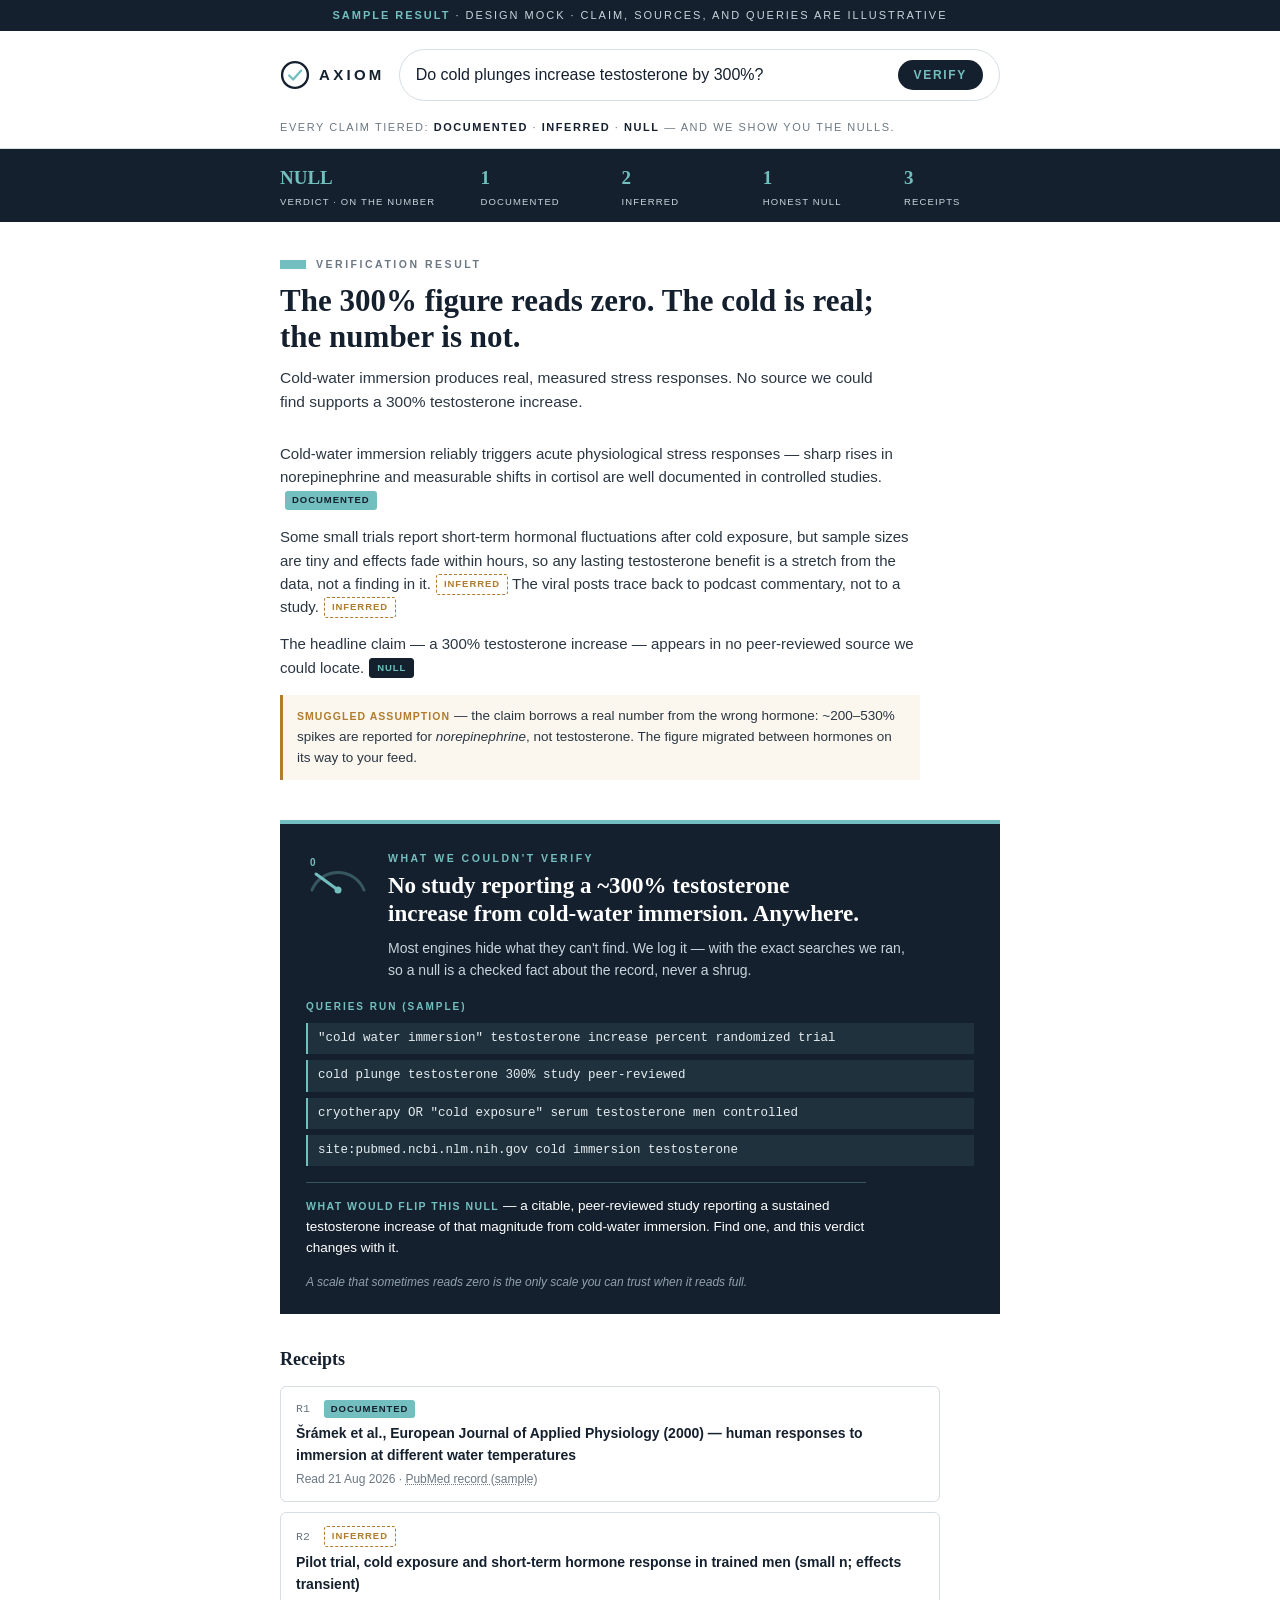
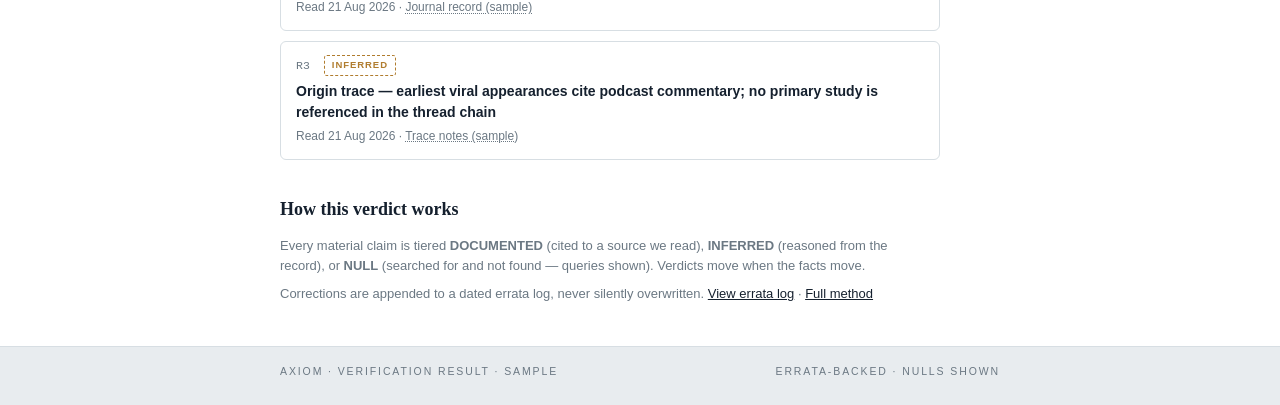
<file: mock/index.html>
<!DOCTYPE html>
<html lang="en">
<head>
<meta charset="utf-8">
<meta name="viewport" content="width=device-width, initial-scale=1">
<meta name="robots" content="noindex, nofollow">
<title>AXIOM — Verification result (design mock)</title>
<style>
  :root{
    --ink:#15202E;        /* brand navy */
    --teal:#73BEBE;       /* brand teal */
    --paper:#FFFFFF;
    --fog:#E8ECEF;
    --body:#2A3642;
    --muted:#6B7883;
    --amber:#B07C2E;      /* INFERRED only */
    --hair:#D7DEE3;
  }
  *{margin:0;padding:0;box-sizing:border-box}
  html{scroll-behavior:smooth}
  @media (prefers-reduced-motion: reduce){ html{scroll-behavior:auto} *{transition:none!important;animation:none!important} }
  body{
    background:var(--fog);
    font-family:'Liberation Sans', Arial, Helvetica, sans-serif;
    color:var(--body);
    line-height:1.55;
  }
  a{color:var(--ink)}
  .wrap{max-width:760px;margin:0 auto;padding:0 20px}

  /* ---------- sample ribbon ---------- */
  .ribbon{
    background:var(--ink);color:#C9D4DC;
    font-size:11px;letter-spacing:.18em;text-align:center;
    padding:7px 12px;
  }
  .ribbon b{color:var(--teal);font-weight:bold;letter-spacing:.18em}

  /* ---------- header / search ---------- */
  header{background:var(--paper);border-bottom:1px solid var(--hair)}
  .bar{display:flex;align-items:center;gap:14px;padding:18px 0}
  .lockup{display:flex;align-items:center;gap:9px;flex-shrink:0}
  .lockup .word{font-weight:bold;font-size:15px;letter-spacing:.22em;color:var(--ink)}
  .search{
    flex:1;display:flex;align-items:center;gap:10px;
    border:1.5px solid var(--hair);border-radius:999px;
    padding:10px 16px;background:var(--paper);
  }
  .search:focus-within{border-color:var(--teal)}
  .search .q{flex:1;font-size:16px;color:var(--ink);border:0;outline:0;font-family:inherit;background:transparent}
  .search button{
    background:var(--ink);color:var(--teal);border:0;border-radius:999px;
    font-size:12px;font-weight:bold;letter-spacing:.14em;padding:8px 16px;cursor:pointer;
  }
  .search button:focus-visible,.chip:focus-visible,a:focus-visible{outline:2px solid var(--teal);outline-offset:2px}
  .promise{font-size:11px;letter-spacing:.14em;color:var(--muted);padding-bottom:12px}
  .promise b{color:var(--ink)}

  /* ---------- glance band ---------- */
  .glance{background:var(--ink);color:#fff}
  .glance .cells{display:flex;gap:18px;justify-content:space-between;padding:14px 0 13px;flex-wrap:wrap}
  .cell{min-width:96px}
  .cell .num{font-family:'Liberation Serif', Georgia, 'Times New Roman', serif;font-weight:bold;font-size:19px;color:var(--teal)}
  .cell .lbl{font-size:9.5px;letter-spacing:.12em;color:#C9D4DC;margin-top:2px}

  /* ---------- verdict + answer ---------- */
  main{background:var(--paper)}
  .verdict{padding:34px 0 6px}
  .kicker{display:flex;align-items:center;gap:10px;margin-bottom:10px}
  .kickerbar{width:26px;height:9px;background:var(--teal)}
  .kickerlabel{font-size:10.5px;font-weight:bold;letter-spacing:.24em;color:var(--muted)}
  h1{
    font-family:'Liberation Serif', Georgia, 'Times New Roman', serif;
    font-size:31px;line-height:1.18;color:var(--ink);max-width:620px;
  }
  .sub{margin-top:10px;font-size:15.5px;color:var(--body);max-width:600px}
  .answer{padding:22px 0 8px;max-width:640px}
  .answer p{margin-bottom:14px;font-size:15px}

  /* tier chips */
  .chip{
    display:inline-block;vertical-align:2px;
    font-size:9.5px;font-weight:bold;letter-spacing:.1em;
    padding:2px 7px;border-radius:3px;margin-left:5px;
    text-decoration:none;white-space:nowrap;
  }
  .chip--doc{background:var(--teal);color:var(--ink)}
  .chip--inf{background:transparent;color:var(--amber);border:1.5px dashed var(--amber)}
  .chip--null{background:var(--ink);color:var(--teal);border:1.5px solid var(--ink)}

  .assume{
    border-left:3px solid var(--amber);background:#FBF7EE;
    padding:11px 14px;margin:16px 0 6px;font-size:13.5px;max-width:640px;
  }
  .assume b{letter-spacing:.1em;font-size:10.5px;color:var(--amber)}

  /* ---------- THE NULL CARD (signature) ---------- */
  .nullcard{
    background:var(--ink);color:#fff;
    margin:26px 0;padding:26px 26px 22px;
    border-top:4px solid var(--teal);
  }
  .nullhead{display:flex;align-items:flex-start;gap:18px}
  .gauge{flex-shrink:0}
  .nullhead .kickerlabel{color:var(--teal)}
  .nullcard h2{
    font-family:'Liberation Serif', Georgia, 'Times New Roman', serif;
    font-size:23px;line-height:1.22;color:#fff;margin-top:6px;max-width:480px;
  }
  .nullcard .why{margin-top:10px;font-size:14px;color:#C9D4DC;max-width:520px}
  .queries{margin-top:18px}
  .queries .lbl{font-size:10px;font-weight:bold;letter-spacing:.2em;color:var(--teal);margin-bottom:8px}
  .queries ul{list-style:none}
  .queries li{
    font-family:ui-monospace, 'Courier New', monospace;
    font-size:12.5px;color:#E6EDF1;background:rgba(115,190,190,.10);
    border-left:2px solid var(--teal);
    padding:6px 10px;margin-bottom:6px;overflow-wrap:anywhere;
  }
  .flip{margin-top:16px;font-size:13.5px;color:#fff;border-top:1px solid rgba(115,190,190,.35);padding-top:13px;max-width:560px}
  .flip b{color:var(--teal);letter-spacing:.14em;font-size:10.5px}
  .tagline{margin-top:14px;font-size:12px;color:#8FA1AE;font-style:italic}

  /* ---------- receipts ---------- */
  .receipts{padding:6px 0 8px}
  .receipts h3, .method h3{
    font-family:'Liberation Serif', Georgia, 'Times New Roman', serif;
    font-size:18px;color:var(--ink);margin-bottom:12px;
  }
  .receipt{
    border:1px solid var(--hair);border-radius:6px;
    padding:13px 15px;margin-bottom:10px;max-width:660px;
    transition:box-shadow .25s, border-color .25s;
  }
  .receipt.flash{border-color:var(--teal);box-shadow:0 0 0 3px rgba(115,190,190,.35)}
  .nullcard{transition:box-shadow .25s}
  .nullcard.flash{box-shadow:0 0 0 4px rgba(115,190,190,.55)}
  .receipt .top{display:flex;align-items:center;gap:9px;margin-bottom:5px;flex-wrap:wrap}
  .rid{font-family:ui-monospace,'Courier New',monospace;font-size:11.5px;color:var(--muted)}
  .receipt .src{font-size:14px;color:var(--ink);font-weight:bold}
  .receipt .meta{font-size:12px;color:var(--muted);margin-top:3px}
  .samplelink{color:var(--muted);text-decoration:underline dotted;cursor:not-allowed}

  /* ---------- method footer ---------- */
  .method{padding:18px 0 34px}
  .method p{font-size:13px;color:var(--muted);max-width:640px;margin-bottom:8px}
  .method a{color:var(--ink)}
  footer{background:var(--fog);border-top:1px solid var(--hair)}
  .foot{display:flex;justify-content:space-between;gap:12px;padding:16px 0 26px;font-size:10.5px;letter-spacing:.18em;color:var(--muted);flex-wrap:wrap}

  @media (max-width:560px){
    .bar{flex-wrap:wrap}
    h1{font-size:25px}
    .nullhead{flex-direction:column;gap:10px}
    .glance .cells{display:grid;grid-template-columns:repeat(3,1fr);gap:14px 10px;justify-content:start}
    .cell{min-width:0}
  }
</style>
</head>
<body>

<div class="ribbon"><b>SAMPLE RESULT</b> · DESIGN MOCK · CLAIM, SOURCES, AND QUERIES ARE ILLUSTRATIVE</div>

<header>
  <div class="wrap">
    <div class="bar">
      <div class="lockup" aria-label="AXIOM">
        <svg width="30" height="30" viewBox="0 0 36 36" xmlns="http://www.w3.org/2000/svg" aria-hidden="true">
          <circle cx="18" cy="18" r="15.5" fill="none" stroke="#15202E" stroke-width="2.8"/>
          <path d="M11 18.6 L15.8 23.4 L25.2 12.8" fill="none" stroke="#73BEBE" stroke-width="2.8" stroke-linecap="round" stroke-linejoin="round"/>
        </svg>
        <span class="word">AXIOM</span>
      </div>
      <div class="search">
        <input class="q" type="text" value="Do cold plunges increase testosterone by 300%?" aria-label="Claim to verify">
        <button type="button">VERIFY</button>
      </div>
    </div>
    <div class="promise">EVERY CLAIM TIERED: <b>DOCUMENTED</b> · <b>INFERRED</b> · <b>NULL</b> — AND WE SHOW YOU THE NULLS.</div>
  </div>
</header>

<div class="glance">
  <div class="wrap">
    <div class="cells">
      <div class="cell"><div class="num">NULL</div><div class="lbl">VERDICT &middot; ON THE NUMBER</div></div>
      <div class="cell"><div class="num">1</div><div class="lbl">DOCUMENTED</div></div>
      <div class="cell"><div class="num">2</div><div class="lbl">INFERRED</div></div>
      <div class="cell"><div class="num">1</div><div class="lbl">HONEST NULL</div></div>
      <div class="cell"><div class="num">3</div><div class="lbl">RECEIPTS</div></div>
    </div>
  </div>
</div>

<main>
  <div class="wrap">

    <div class="verdict">
      <div class="kicker"><div class="kickerbar"></div><div class="kickerlabel">VERIFICATION RESULT</div></div>
      <h1>The 300% figure reads zero. The cold is real; the number is not.</h1>
      <div class="sub">Cold-water immersion produces real, measured stress responses. No source we could find supports a 300% testosterone increase.</div>
    </div>

    <div class="answer">
      <p>Cold-water immersion reliably triggers acute physiological stress responses — sharp rises in norepinephrine and measurable shifts in cortisol are well documented in controlled studies.<a class="chip chip--doc" href="#r1">DOCUMENTED</a></p>
      <p>Some small trials report short-term hormonal fluctuations after cold exposure, but sample sizes are tiny and effects fade within hours, so any lasting testosterone benefit is a stretch from the data, not a finding in it.<a class="chip chip--inf" href="#r2">INFERRED</a> The viral posts trace back to podcast commentary, not to a study.<a class="chip chip--inf" href="#r3">INFERRED</a></p>
      <p>The headline claim — a 300% testosterone increase — appears in no peer-reviewed source we could locate.<a class="chip chip--null" href="#null">NULL</a></p>
      <div class="assume">
        <b>SMUGGLED ASSUMPTION</b> — the claim borrows a real number from the wrong hormone: ~200–530% spikes are reported for <i>norepinephrine</i>, not testosterone. The figure migrated between hormones on its way to your feed.
      </div>
    </div>

    <section class="nullcard" id="null" aria-labelledby="nulltitle">
      <div class="nullhead">
        <svg class="gauge" width="64" height="44" viewBox="0 0 64 44" xmlns="http://www.w3.org/2000/svg" aria-hidden="true">
          <path d="M6 40 A28 28 0 0 1 58 40" fill="none" stroke="rgba(115,190,190,.35)" stroke-width="3" stroke-linecap="round"/>
          <line x1="32" y1="40" x2="10" y2="24" stroke="#73BEBE" stroke-width="3" stroke-linecap="round"/>
          <circle cx="32" cy="40" r="3.5" fill="#73BEBE"/>
          <text x="4" y="16" fill="#73BEBE" font-size="10" font-family="Liberation Sans, Arial, sans-serif" font-weight="bold">0</text>
        </svg>
        <div>
          <div class="kickerlabel">WHAT WE COULDN'T VERIFY</div>
          <h2 id="nulltitle">No study reporting a ~300% testosterone increase from cold-water immersion. Anywhere.</h2>
          <div class="why">Most engines hide what they can't find. We log it — with the exact searches we ran, so a null is a checked fact about the record, never a shrug.</div>
        </div>
      </div>
      <div class="queries">
        <div class="lbl">QUERIES RUN (SAMPLE)</div>
        <ul>
          <li>"cold water immersion" testosterone increase percent randomized trial</li>
          <li>cold plunge testosterone 300% study peer-reviewed</li>
          <li>cryotherapy OR "cold exposure" serum testosterone men controlled</li>
          <li>site:pubmed.ncbi.nlm.nih.gov cold immersion testosterone</li>
        </ul>
      </div>
      <div class="flip"><b>WHAT WOULD FLIP THIS NULL</b> — a citable, peer-reviewed study reporting a sustained testosterone increase of that magnitude from cold-water immersion. Find one, and this verdict changes with it.</div>
      <div class="tagline">A scale that sometimes reads zero is the only scale you can trust when it reads full.</div>
    </section>

    <section class="receipts" aria-label="Receipts">
      <h3>Receipts</h3>
      <div class="receipt" id="r1">
        <div class="top"><span class="rid">R1</span><span class="chip chip--doc">DOCUMENTED</span></div>
        <div class="src">Šrámek et al., European Journal of Applied Physiology (2000) — human responses to immersion at different water temperatures</div>
        <div class="meta">Read 21 Aug 2026 · <span class="samplelink" title="Illustrative link — live receipts resolve to the source">PubMed record (sample)</span></div>
      </div>
      <div class="receipt" id="r2">
        <div class="top"><span class="rid">R2</span><span class="chip chip--inf">INFERRED</span></div>
        <div class="src">Pilot trial, cold exposure and short-term hormone response in trained men (small n; effects transient)</div>
        <div class="meta">Read 21 Aug 2026 · <span class="samplelink" title="Illustrative link — live receipts resolve to the source">Journal record (sample)</span></div>
      </div>
      <div class="receipt" id="r3">
        <div class="top"><span class="rid">R3</span><span class="chip chip--inf">INFERRED</span></div>
        <div class="src">Origin trace — earliest viral appearances cite podcast commentary; no primary study is referenced in the thread chain</div>
        <div class="meta">Read 21 Aug 2026 · <span class="samplelink" title="Illustrative link — live receipts resolve to the source">Trace notes (sample)</span></div>
      </div>
    </section>

    <section class="method" aria-label="Method">
      <h3>How this verdict works</h3>
      <p>Every material claim is tiered <b>DOCUMENTED</b> (cited to a source we read), <b>INFERRED</b> (reasoned from the record), or <b>NULL</b> (searched for and not found — queries shown). Verdicts move when the facts move.</p>
      <p>Corrections are appended to a dated errata log, never silently overwritten. <a href="#" onclick="return false" title="Sample link">View errata log</a> · <a href="#" onclick="return false" title="Sample link">Full method</a></p>
    </section>

  </div>
</main>

<footer>
  <div class="wrap">
    <div class="foot">
      <span>AXIOM · VERIFICATION RESULT · SAMPLE</span>
      <span>ERRATA-BACKED · NULLS SHOWN</span>
    </div>
  </div>
</footer>

<script>
  // Chip click: scroll (native anchor) + briefly highlight the target receipt/card
  document.querySelectorAll('a.chip').forEach(function(chip){
    chip.addEventListener('click', function(){
      var t = document.getElementById(chip.getAttribute('href').slice(1));
      if(!t) return;
      t.classList.add('flash');
      setTimeout(function(){ t.classList.remove('flash'); }, 1400);
    });
  });
</script>

</body>
</html>
</file>
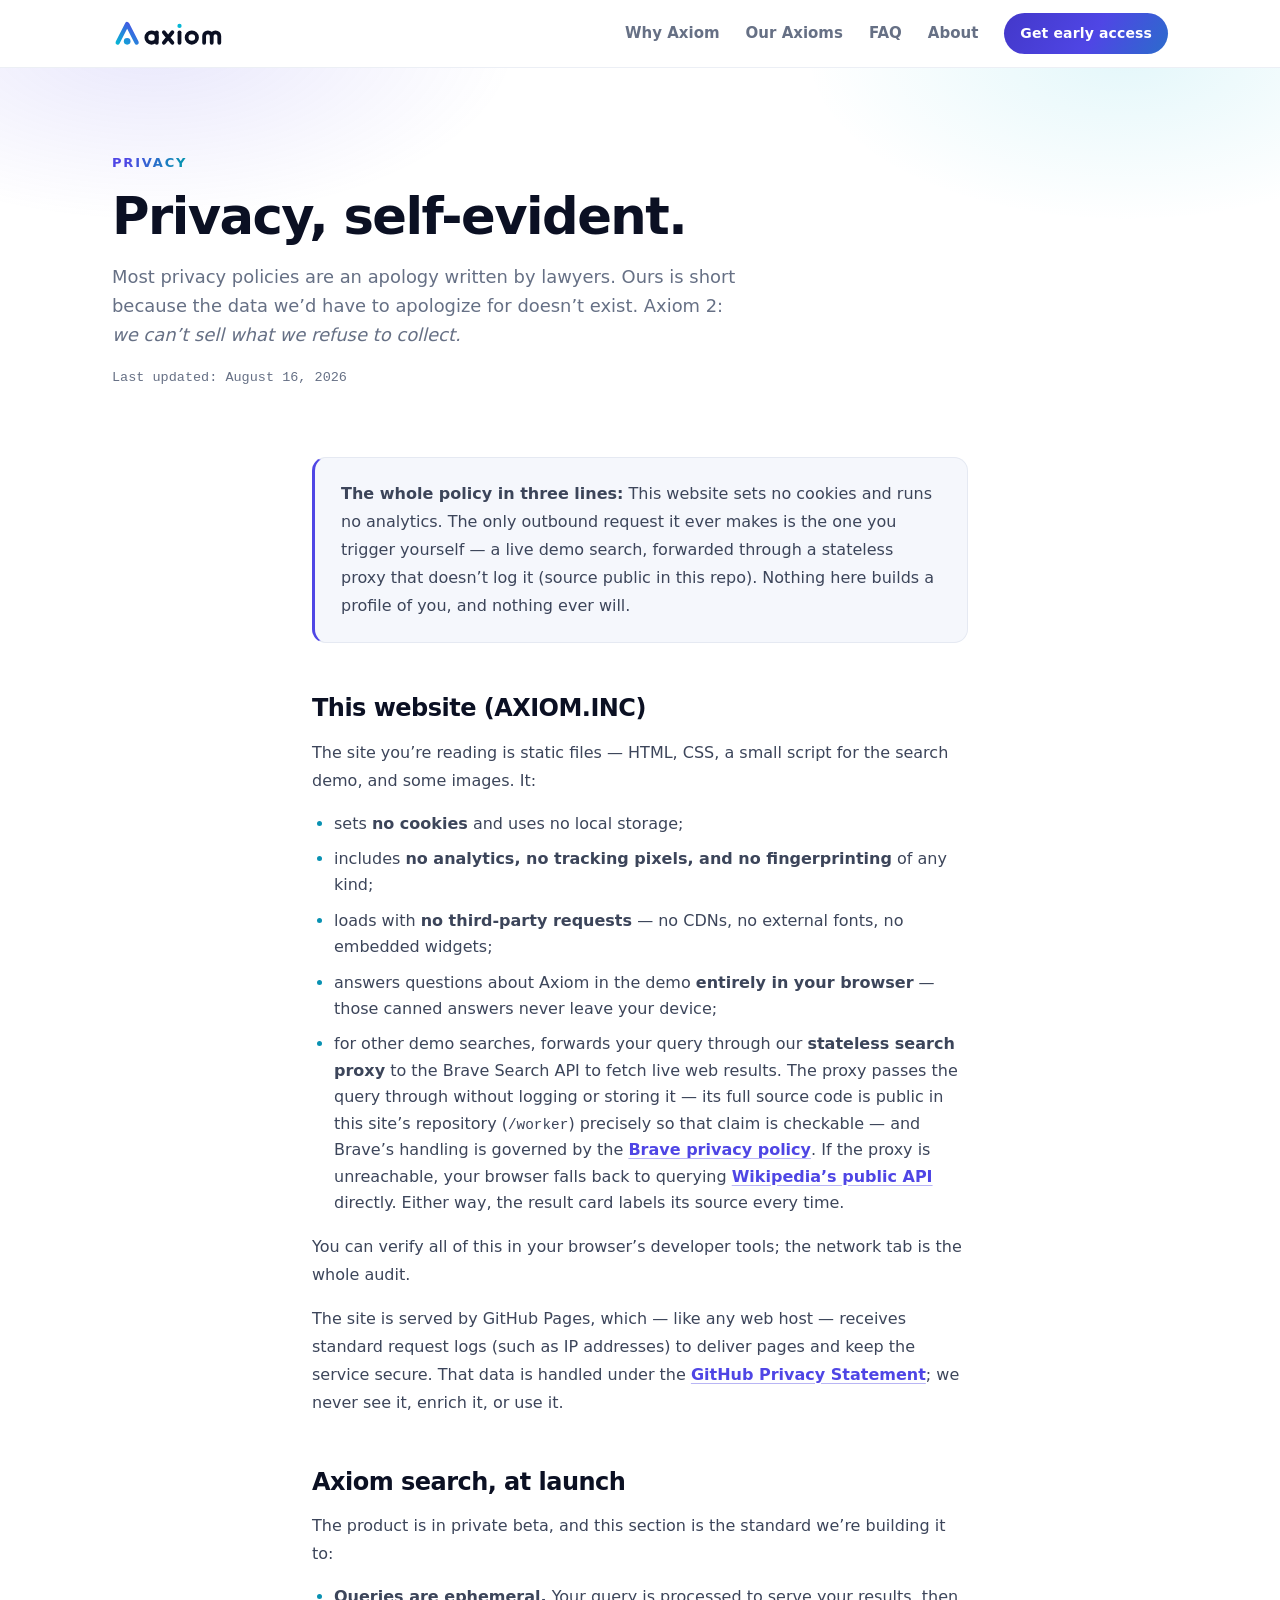
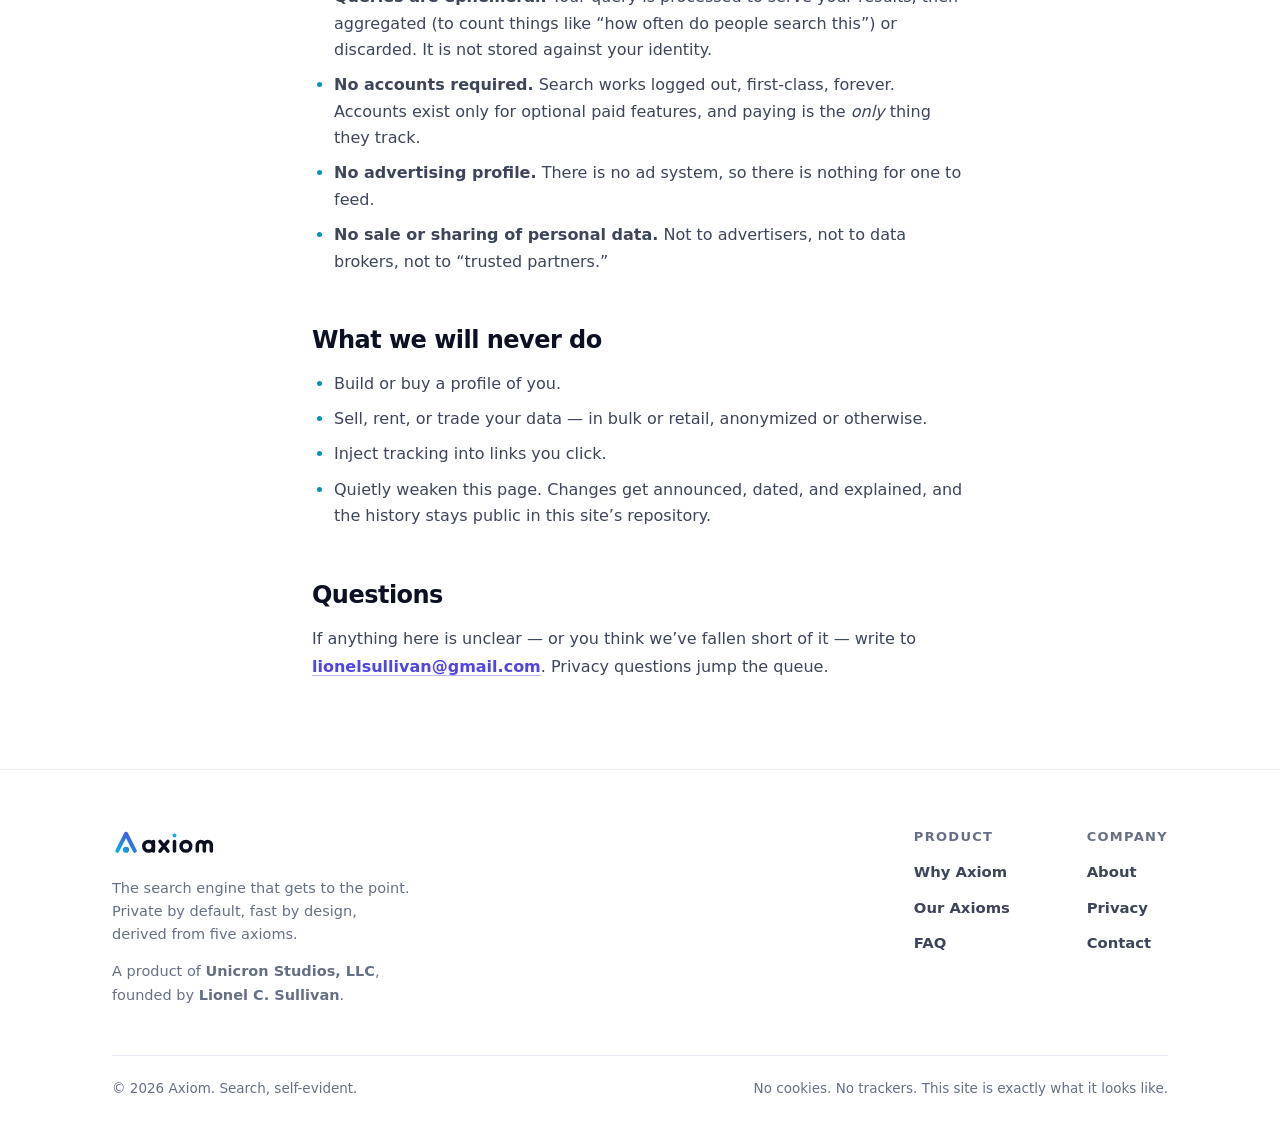
<file: privacy/index.html>
<!DOCTYPE html>
<html lang="en">
<head>
  <meta charset="utf-8">
  <meta name="viewport" content="width=device-width, initial-scale=1">

  <title>Axiom Privacy — No Tracking, No Profiles, No Ad-Tech</title>
  <meta name="description" content="Axiom's privacy stance in one line: we can't sell what we refuse to collect. What this site collects (nothing), what Axiom search will collect, and what we'll never do.">
  <link rel="canonical" href="https://axiom.inc/privacy/">
  <meta name="robots" content="index, follow, max-snippet:-1, max-image-preview:large">

  <meta name="theme-color" content="#ffffff" media="(prefers-color-scheme: light)">
  <meta name="theme-color" content="#0b1023" media="(prefers-color-scheme: dark)">

  <meta property="og:type" content="website">
  <meta property="og:site_name" content="Axiom">
  <meta property="og:locale" content="en_US">
  <meta property="og:url" content="https://axiom.inc/privacy/">
  <meta property="og:title" content="Axiom Privacy — No Tracking, No Profiles, No Ad-Tech">
  <meta property="og:description" content="We can't sell what we refuse to collect. Axiom's privacy principles, in plain English.">
  <meta property="og:image" content="https://axiom.inc/assets/og-image.png">
  <meta property="og:image:width" content="1200">
  <meta property="og:image:height" content="630">
  <meta property="og:image:alt" content="Axiom logo — a peak with a point — and the tagline: the search engine that gets to the point.">
  <meta name="twitter:card" content="summary_large_image">
  <meta name="twitter:title" content="Axiom Privacy — No Tracking, No Profiles, No Ad-Tech">
  <meta name="twitter:description" content="We can't sell what we refuse to collect. Axiom's privacy principles, in plain English.">
  <meta name="twitter:image" content="https://axiom.inc/assets/og-image.png">

  <link rel="icon" href="../assets/favicon.svg" type="image/svg+xml">
  <link rel="icon" href="../assets/favicon-32.png" type="image/png" sizes="32x32">
  <link rel="apple-touch-icon" href="../assets/apple-touch-icon.png">
  <link rel="manifest" href="../site.webmanifest">
  <link rel="search" href="../opensearch.xml" type="application/opensearchdescription+xml" title="Axiom">

  <link rel="stylesheet" href="../assets/site.css">

  <script type="application/ld+json">
  {
    "@context": "https://schema.org",
    "@graph": [
      {
        "@type": "WebPage",
        "@id": "https://axiom.inc/privacy/#webpage",
        "url": "https://axiom.inc/privacy/",
        "name": "Axiom Privacy — No Tracking, No Profiles, No Ad-Tech",
        "description": "What this site collects (nothing), what Axiom search will collect at launch, and what we will never do.",
        "isPartOf": { "@id": "https://axiom.inc/#website" },
        "about": { "@id": "https://axiom.inc/#org" },
        "dateModified": "2026-08-16"
      },
      {
        "@type": "BreadcrumbList",
        "itemListElement": [
          { "@type": "ListItem", "position": 1, "name": "Home", "item": "https://axiom.inc/" },
          { "@type": "ListItem", "position": 2, "name": "Privacy", "item": "https://axiom.inc/privacy/" }
        ]
      }
    ]
  }
  </script>
</head>
<body>
  <a class="skip-link" href="#main">Skip to content</a>

  <header class="site-header">
    <div class="container">
      <a class="brand" href="../" aria-label="Axiom — home">
        <svg viewBox="0 0 238 57" aria-hidden="true" focusable="false">
          <defs>
            <linearGradient id="g-nav" x1="12" y1="52" x2="52" y2="8" gradientUnits="userSpaceOnUse">
              <stop offset="0" stop-color="#06b6d4"/><stop offset="1" stop-color="#4f46e5"/>
            </linearGradient>
          </defs>
          <path d="M12 47.5 L32 8.5 L52 47.5" fill="none" stroke="url(#g-nav)" stroke-width="9" stroke-linecap="round" stroke-linejoin="round"/>
          <circle cx="32" cy="45" r="7" fill="url(#g-nav)"/>
          <g fill="none" stroke="currentColor" stroke-width="8" stroke-linecap="round" stroke-linejoin="round" transform="translate(68.5 0)">
            <circle cx="15" cy="37" r="11"/><path d="M26 26 V48"/>
            <path d="M41 26 L59 48 M59 26 L41 48"/>
            <path d="M74 26 V48"/>
            <circle cx="100" cy="37" r="11"/>
            <path d="M126 48 V34 A8 8 0 0 1 142 34 V48 M142 34 A8 8 0 0 1 158 34 V48"/>
          </g>
          <circle cx="142.5" cy="12.5" r="4.5" fill="#06b6d4"/>
        </svg>
      </a>
      <nav class="site-nav" aria-label="Main">
        <a class="nav-link" href="../#why">Why Axiom</a>
        <a class="nav-link" href="../#axioms">Our Axioms</a>
        <a class="nav-link" href="../#faq">FAQ</a>
        <a class="nav-link" href="../about/">About</a>
        <a class="btn btn-sm" href="../#cta">Get early access</a>
      </nav>
    </div>
  </header>

  <main id="main">
    <div class="page-hero">
      <div class="container">
        <p class="kicker">Privacy</p>
        <h1>Privacy, self-evident.</h1>
        <p class="lede">Most privacy policies are an apology written by lawyers. Ours is short because the data we&rsquo;d have to apologize for doesn&rsquo;t exist. Axiom&nbsp;2: <em>we can&rsquo;t sell what we refuse to collect.</em></p>
        <p class="updated" style="margin-top:18px">Last updated: August 16, 2026</p>
      </div>
    </div>

    <div class="container prose">
      <div class="callout">
        <p><strong>The whole policy in three lines:</strong> This website sets no cookies and runs no analytics. The only outbound request it ever makes is the one you trigger yourself — a live demo search, forwarded through a stateless proxy that doesn&rsquo;t log it (source public in this repo). Nothing here builds a profile of you, and nothing ever will.</p>
      </div>

      <h2>This website (AXIOM.INC)</h2>
      <p>The site you&rsquo;re reading is static files — HTML, CSS, a small script for the search demo, and some images. It:</p>
      <ul>
        <li>sets <strong>no cookies</strong> and uses no local storage;</li>
        <li>includes <strong>no analytics, no tracking pixels, and no fingerprinting</strong> of any kind;</li>
        <li>loads with <strong>no third-party requests</strong> — no CDNs, no external fonts, no embedded widgets;</li>
        <li>answers questions about Axiom in the demo <strong>entirely in your browser</strong> — those canned answers never leave your device;</li>
        <li>for other demo searches, forwards your query through our <strong>stateless search proxy</strong> to the Brave Search API to fetch live web results. The proxy passes the query through without logging or storing it — its full source code is public in this site&rsquo;s repository (<span style="font-family:var(--font-mono);font-size:0.9em">/worker</span>) precisely so that claim is checkable — and Brave&rsquo;s handling is governed by the <a href="https://brave.com/privacy/browser/" rel="noopener">Brave privacy policy</a>. If the proxy is unreachable, your browser falls back to querying <a href="https://foundation.wikimedia.org/wiki/Policy:Privacy_policy" rel="noopener">Wikipedia&rsquo;s public API</a> directly. Either way, the result card labels its source every time.</li>
      </ul>
      <p>You can verify all of this in your browser&rsquo;s developer tools; the network tab is the whole audit.</p>
      <p>The site is served by GitHub Pages, which — like any web host — receives standard request logs (such as IP addresses) to deliver pages and keep the service secure. That data is handled under the <a href="https://docs.github.com/en/site-policy/privacy-policies/github-general-privacy-statement" rel="noopener">GitHub Privacy Statement</a>; we never see it, enrich it, or use it.</p>

      <h2>Axiom search, at launch</h2>
      <p>The product is in private beta, and this section is the standard we&rsquo;re building it to:</p>
      <ul>
        <li><strong>Queries are ephemeral.</strong> Your query is processed to serve your results, then aggregated (to count things like &ldquo;how often do people search this&rdquo;) or discarded. It is not stored against your identity.</li>
        <li><strong>No accounts required.</strong> Search works logged out, first-class, forever. Accounts exist only for optional paid features, and paying is the <em>only</em> thing they track.</li>
        <li><strong>No advertising profile.</strong> There is no ad system, so there is nothing for one to feed.</li>
        <li><strong>No sale or sharing of personal data.</strong> Not to advertisers, not to data brokers, not to &ldquo;trusted partners.&rdquo;</li>
      </ul>

      <h2>What we will never do</h2>
      <ul>
        <li>Build or buy a profile of you.</li>
        <li>Sell, rent, or trade your data — in bulk or retail, anonymized or otherwise.</li>
        <li>Inject tracking into links you click.</li>
        <li>Quietly weaken this page. Changes get announced, dated, and explained, and the history stays public in this site&rsquo;s repository.</li>
      </ul>

      <h2>Questions</h2>
      <p>If anything here is unclear — or you think we&rsquo;ve fallen short of it — write to <a href="mailto:lionelsullivan@gmail.com?subject=Privacy%20question">lionelsullivan@gmail.com</a>. Privacy questions jump the queue.</p>
    </div>
  </main>

  <footer class="site-footer">
    <div class="container">
      <div class="footer-top">
        <div class="footer-brand">
          <a class="brand" href="../" aria-label="Axiom — home">
            <svg viewBox="0 0 238 57" aria-hidden="true" focusable="false">
              <defs>
                <linearGradient id="g-foot" x1="12" y1="52" x2="52" y2="8" gradientUnits="userSpaceOnUse">
                  <stop offset="0" stop-color="#06b6d4"/><stop offset="1" stop-color="#4f46e5"/>
                </linearGradient>
              </defs>
              <path d="M12 47.5 L32 8.5 L52 47.5" fill="none" stroke="url(#g-foot)" stroke-width="9" stroke-linecap="round" stroke-linejoin="round"/>
              <circle cx="32" cy="45" r="7" fill="url(#g-foot)"/>
              <g fill="none" stroke="currentColor" stroke-width="8" stroke-linecap="round" stroke-linejoin="round" transform="translate(68.5 0)">
                <circle cx="15" cy="37" r="11"/><path d="M26 26 V48"/>
                <path d="M41 26 L59 48 M59 26 L41 48"/>
                <path d="M74 26 V48"/>
                <circle cx="100" cy="37" r="11"/>
                <path d="M126 48 V34 A8 8 0 0 1 142 34 V48 M142 34 A8 8 0 0 1 158 34 V48"/>
              </g>
              <circle cx="142.5" cy="12.5" r="4.5" fill="#06b6d4"/>
            </svg>
          </a>
          <p>The search engine that gets to the point. Private by default, fast by design, derived from five axioms.</p><p class="footer-org">A product of <strong>Unicron Studios,&nbsp;LLC</strong>, founded by <strong>Lionel&nbsp;C.&nbsp;Sullivan</strong>.</p>
        </div>
        <nav class="footer-cols" aria-label="Footer">
          <div class="footer-col">
            <h4>Product</h4>
            <ul>
              <li><a href="../#why">Why Axiom</a></li>
              <li><a href="../#axioms">Our Axioms</a></li>
              <li><a href="../#faq">FAQ</a></li>
            </ul>
          </div>
          <div class="footer-col">
            <h4>Company</h4>
            <ul>
              <li><a href="../about/">About</a></li>
              <li><a href="./">Privacy</a></li>
              <li><a href="mailto:lionelsullivan@gmail.com">Contact</a></li>
            </ul>
          </div>
        </nav>
      </div>
      <div class="footer-bottom">
        <p>&copy; 2026 Axiom. Search, self-evident.</p>
        <p>No cookies. No trackers. This site is exactly what it looks like.</p>
      </div>
    </div>
  </footer>
</body>
</html>
</file>
<file: assets/site.css>
/* ==========================================================================
   Axiom — axiom.inc
   One small stylesheet, no frameworks, no external fonts.
   ========================================================================== */

:root {
  --bg: #ffffff;
  --bg-soft: #f5f7fc;
  --surface: #ffffff;
  --ink: #0b1023;
  --text: #3c455a;
  --muted: #667085;
  --line: #e5e9f2;
  --dot-grid: rgba(11, 16, 35, 0.16);

  --brand-a: #4f46e5; /* indigo */
  --brand-b: #0891b2; /* cyan-600 (contrast-safe for text) */
  --brand-b-bright: #06b6d4;
  --grad: linear-gradient(120deg, var(--brand-a), var(--brand-b-bright));
  /* Buttons keep white text readable: mostly indigo, cyan only kisses the edge */
  --grad-btn: linear-gradient(120deg, #4338ca, #4f46e5 55%, #0891b2 145%);
  --grad-text: linear-gradient(105deg, var(--brand-a) 20%, var(--brand-b) 90%);

  --ring: rgba(79, 70, 229, 0.28);
  --shadow-sm: 0 1px 2px rgba(11, 16, 35, 0.05);
  --shadow-md: 0 10px 34px rgba(11, 16, 35, 0.09);
  --shadow-brand: 0 10px 28px rgba(79, 70, 229, 0.28);

  --radius: 20px;
  --radius-pill: 999px;
  --header-h: 68px;

  --font: ui-sans-serif, system-ui, -apple-system, "Segoe UI", Roboto,
    "Helvetica Neue", Arial, sans-serif;
  --font-mono: ui-monospace, "SF Mono", SFMono-Regular, Menlo, Consolas,
    "Liberation Mono", monospace;

  color-scheme: light dark;
}

@media (prefers-color-scheme: dark) {
  :root {
    --bg: #0b1023;
    --bg-soft: #0e1530;
    --surface: #121a38;
    --ink: #f0f4fb;
    --text: #b9c3d8;
    --muted: #8b96ad;
    --line: #222c50;
    --dot-grid: rgba(148, 163, 184, 0.28);

    --brand-b: #22d3ee; /* brighten for dark bg */
    --grad-text: linear-gradient(105deg, #818cf8 10%, #22d3ee 90%);

    --ring: rgba(129, 140, 248, 0.35);
    --shadow-sm: 0 1px 2px rgba(0, 0, 0, 0.4);
    --shadow-md: 0 12px 40px rgba(0, 0, 0, 0.45);
    --shadow-brand: 0 10px 30px rgba(34, 211, 238, 0.16);
  }
}

/* Base ------------------------------------------------------------------- */

*,
*::before,
*::after {
  box-sizing: border-box;
}

html {
  -webkit-text-size-adjust: 100%;
}

@media (prefers-reduced-motion: no-preference) {
  html {
    scroll-behavior: smooth;
  }
}

body {
  margin: 0;
  background: var(--bg);
  color: var(--text);
  font-family: var(--font);
  font-size: 16px;
  line-height: 1.6;
  text-rendering: optimizeLegibility;
  -webkit-font-smoothing: antialiased;
}

h1, h2, h3, h4 {
  margin: 0;
  color: var(--ink);
  line-height: 1.15;
  letter-spacing: -0.022em;
  text-wrap: balance;
}

p {
  margin: 0;
}

a {
  color: inherit;
  text-decoration: none;
}

img, svg {
  display: block;
  max-width: 100%;
}

::selection {
  background: rgba(79, 70, 229, 0.18);
}

:focus-visible {
  outline: 2.5px solid var(--brand-a);
  outline-offset: 2px;
  border-radius: 6px;
}

section {
  scroll-margin-top: calc(var(--header-h) + 16px);
}

.container {
  max-width: 1120px;
  margin-inline: auto;
  padding-inline: clamp(20px, 5vw, 32px);
}

.sr-only {
  position: absolute;
  width: 1px;
  height: 1px;
  padding: 0;
  margin: -1px;
  overflow: hidden;
  clip: rect(0 0 0 0);
  white-space: nowrap;
  border: 0;
}

.skip-link {
  position: absolute;
  left: 16px;
  top: -48px;
  z-index: 100;
  background: var(--ink);
  color: var(--bg);
  padding: 10px 16px;
  border-radius: 10px;
  font-weight: 600;
  transition: top 0.15s ease;
}

.skip-link:focus {
  top: 12px;
}

/* Header ----------------------------------------------------------------- */

.site-header {
  position: sticky;
  top: 0;
  z-index: 50;
  height: var(--header-h);
  display: flex;
  align-items: center;
  background: color-mix(in srgb, var(--bg) 78%, transparent);
  -webkit-backdrop-filter: saturate(1.4) blur(12px);
  backdrop-filter: saturate(1.4) blur(12px);
  border-bottom: 1px solid color-mix(in srgb, var(--line) 72%, transparent);
}

.site-header .container {
  width: 100%;
  display: flex;
  align-items: center;
  justify-content: space-between;
  gap: 24px;
}

.brand {
  display: inline-flex;
  align-items: center;
  color: var(--ink);
}

.brand svg {
  height: 27px;
  width: auto;
}

.site-nav {
  display: flex;
  align-items: center;
  gap: 26px;
}

.site-nav .nav-link {
  font-size: 15px;
  font-weight: 600;
  color: var(--muted);
  transition: color 0.15s ease;
}

.site-nav .nav-link:hover {
  color: var(--ink);
}

@media (max-width: 720px) {
  .site-nav .nav-link {
    display: none; /* all destinations remain reachable via footer + in-page links */
  }
}

/* Buttons ---------------------------------------------------------------- */

.btn {
  display: inline-flex;
  align-items: center;
  justify-content: center;
  gap: 8px;
  padding: 12px 22px;
  border: 0;
  border-radius: var(--radius-pill);
  background: var(--grad-btn);
  color: #fff;
  font-family: inherit;
  font-size: 15.5px;
  font-weight: 650;
  letter-spacing: 0.01em;
  cursor: pointer;
  transition: transform 0.15s ease, box-shadow 0.2s ease, filter 0.2s ease;
}

.btn:hover {
  transform: translateY(-1px);
  box-shadow: var(--shadow-brand);
  filter: saturate(1.08);
}

.btn:active {
  transform: translateY(0);
}

.btn-sm {
  padding: 9px 16px;
  font-size: 14px;
}

.btn-ghost {
  background: transparent;
  color: var(--ink);
  border: 1.5px solid var(--line);
}

.btn-ghost:hover {
  box-shadow: none;
  border-color: color-mix(in srgb, var(--brand-a) 45%, var(--line));
}

.btn-light {
  background: #fff;
  color: #1e1b4b;
}

/* Hero ------------------------------------------------------------------- */

.hero {
  position: relative;
  padding: clamp(64px, 11vh, 112px) 0 88px;
  overflow: clip;
}

.hero::before {
  content: "";
  position: absolute;
  inset: 0;
  background-image: radial-gradient(circle, var(--dot-grid) 1.4px, transparent 1.4px);
  background-size: 26px 26px;
  -webkit-mask-image: radial-gradient(90% 75% at 50% 0%, #000 25%, transparent 78%);
  mask-image: radial-gradient(90% 75% at 50% 0%, #000 25%, transparent 78%);
  opacity: 0.5;
  pointer-events: none;
}

.hero::after {
  content: "";
  position: absolute;
  inset: 0;
  background:
    radial-gradient(640px 320px at 16% -4%, rgba(79, 70, 229, 0.16), transparent 70%),
    radial-gradient(560px 300px at 84% 0%, rgba(6, 182, 212, 0.14), transparent 70%);
  pointer-events: none;
}

.hero .container {
  position: relative;
  z-index: 1;
  display: flex;
  flex-direction: column;
  align-items: center;
  text-align: center;
}

.hero-badge {
  display: inline-flex;
  align-items: center;
  gap: 8px;
  padding: 7px 14px;
  border: 1px solid var(--line);
  border-radius: var(--radius-pill);
  background: color-mix(in srgb, var(--surface) 70%, transparent);
  font-size: 13.5px;
  font-weight: 600;
  color: var(--muted);
}

.hero-badge .pulse {
  width: 8px;
  height: 8px;
  border-radius: 50%;
  background: var(--brand-b-bright);
  box-shadow: 0 0 0 0 rgba(6, 182, 212, 0.5);
}

@media (prefers-reduced-motion: no-preference) {
  .hero-badge .pulse {
    animation: pulse 2.4s ease-out infinite;
  }

  @keyframes pulse {
    0% { box-shadow: 0 0 0 0 rgba(6, 182, 212, 0.45); }
    70% { box-shadow: 0 0 0 9px rgba(6, 182, 212, 0); }
    100% { box-shadow: 0 0 0 0 rgba(6, 182, 212, 0); }
  }
}

.hero h1 {
  margin-top: 22px;
  max-width: 17ch;
  font-size: clamp(2.55rem, 6.4vw, 4.35rem);
  font-weight: 800;
  letter-spacing: -0.035em;
  line-height: 1.05;
}

.grad-text {
  background: var(--grad-text);
  -webkit-background-clip: text;
  background-clip: text;
  color: transparent;
}

.hero-sub {
  margin-top: 20px;
  max-width: 640px;
  font-size: clamp(1.05rem, 1.6vw, 1.2rem);
  line-height: 1.65;
  color: var(--muted);
}

/* Search demo ------------------------------------------------------------ */

.search-wrap {
  width: 100%;
  max-width: 680px;
  margin-top: 38px;
}

.searchbar {
  display: flex;
  align-items: center;
  gap: 10px;
  padding: 8px 8px 8px 22px;
  background: var(--surface);
  border: 1.5px solid var(--line);
  border-radius: var(--radius-pill);
  box-shadow: var(--shadow-md);
  transition: border-color 0.15s ease, box-shadow 0.2s ease;
}

.searchbar:focus-within {
  border-color: var(--brand-a);
  box-shadow: 0 0 0 5px var(--ring), var(--shadow-md);
}

.searchbar .glyph {
  flex: none;
  width: 21px;
  height: 21px;
}

.searchbar input {
  flex: 1;
  min-width: 0;
  border: 0;
  background: transparent;
  font: inherit;
  font-size: 17px;
  color: var(--ink);
  outline: none;
  padding: 10px 0;
}

.searchbar input::placeholder {
  color: var(--muted);
}

.chips {
  display: flex;
  flex-wrap: wrap;
  justify-content: center;
  gap: 10px;
  margin-top: 18px;
  padding: 0;
  list-style: none;
}

.chip {
  padding: 8px 15px;
  border: 1px solid var(--line);
  border-radius: var(--radius-pill);
  background: color-mix(in srgb, var(--surface) 82%, transparent);
  color: var(--muted);
  font-family: inherit;
  font-size: 13.8px;
  font-weight: 600;
  cursor: pointer;
  transition: color 0.15s ease, border-color 0.15s ease, transform 0.15s ease;
}

.chip:hover {
  color: var(--ink);
  border-color: color-mix(in srgb, var(--brand-a) 50%, var(--line));
  transform: translateY(-1px);
}

.answer {
  margin-top: 22px;
  text-align: left;
  background: var(--surface);
  border: 1px solid var(--line);
  border-radius: var(--radius);
  box-shadow: var(--shadow-md);
  overflow: hidden;
}

.answer[hidden] {
  display: none;
}

.answer-accent {
  height: 3px;
  background: var(--grad);
}

.answer-body {
  padding: 22px 26px 20px;
}

.answer-meta {
  display: flex;
  align-items: center;
  gap: 9px;
  font-size: 12.5px;
  font-weight: 700;
  letter-spacing: 0.09em;
  text-transform: uppercase;
  color: var(--brand-b);
}

.answer-meta svg {
  width: 15px;
  height: 15px;
}

.answer-text {
  margin-top: 12px;
  font-size: 16.5px;
  line-height: 1.65;
  color: var(--text);
}

.answer-text strong {
  color: var(--ink);
}

.answer-foot {
  margin-top: 16px;
  padding-top: 14px;
  border-top: 1px dashed var(--line);
  font-family: var(--font-mono);
  font-size: 12.5px;
  color: var(--muted);
}

.answer-text .hit-title {
  color: var(--ink);
  font-weight: 700;
  text-decoration: underline;
  text-decoration-color: color-mix(in srgb, var(--brand-a) 45%, transparent);
  text-underline-offset: 3px;
}

.answer-text .hit-title:hover {
  text-decoration-color: var(--brand-a);
}

.more-label {
  margin-top: 12px;
  font-size: 12px;
  font-weight: 700;
  letter-spacing: 0.08em;
  text-transform: uppercase;
  color: var(--muted);
}

.more-hits {
  margin: 6px 0 0;
  padding: 0;
  list-style: none;
}

.more-hits li {
  margin-top: 5px;
  font-size: 14.5px;
}

.more-hits a {
  color: var(--text);
  font-weight: 600;
  text-decoration: underline;
  text-decoration-color: var(--line);
  text-underline-offset: 3px;
}

.more-hits a:hover {
  color: var(--brand-a);
  text-decoration-color: var(--brand-a);
}

@media (prefers-reduced-motion: no-preference) {
  .answer.pop {
    animation: rise 0.28s ease both;
  }

  @keyframes rise {
    from { opacity: 0; transform: translateY(10px); }
    to { opacity: 1; transform: none; }
  }
}

/* Sections --------------------------------------------------------------- */

.section {
  padding: 96px 0;
}

.section-soft {
  background: var(--bg-soft);
  border-block: 1px solid color-mix(in srgb, var(--line) 65%, transparent);
}

.kicker {
  display: inline-block;
  font-size: 13px;
  font-weight: 750;
  letter-spacing: 0.14em;
  text-transform: uppercase;
  background: var(--grad-text);
  -webkit-background-clip: text;
  background-clip: text;
  color: transparent;
}

.section-head {
  max-width: 720px;
}

.section-head h2 {
  margin-top: 12px;
  font-size: clamp(1.8rem, 3.6vw, 2.55rem);
  font-weight: 800;
}

.section-head p {
  margin-top: 14px;
  font-size: 1.06rem;
  color: var(--muted);
}

.center .section-head {
  margin-inline: auto;
  text-align: center;
}

/* Feature cards ---------------------------------------------------------- */

.grid {
  display: grid;
  grid-template-columns: repeat(auto-fit, minmax(238px, 1fr));
  gap: 20px;
  margin-top: 48px;
}

.card {
  background: var(--surface);
  border: 1px solid var(--line);
  border-radius: var(--radius);
  padding: 28px 26px;
  box-shadow: var(--shadow-sm);
  transition: transform 0.18s ease, box-shadow 0.22s ease, border-color 0.18s ease;
}

.card:hover {
  transform: translateY(-3px);
  box-shadow: var(--shadow-md);
  border-color: color-mix(in srgb, var(--brand-a) 26%, var(--line));
}

.card-icon {
  width: 42px;
  height: 42px;
  display: grid;
  place-items: center;
  border-radius: 12px;
  background: color-mix(in srgb, var(--brand-a) 10%, var(--surface));
  border: 1px solid color-mix(in srgb, var(--brand-a) 22%, var(--line));
  color: var(--brand-a);
}

@media (prefers-color-scheme: dark) {
  .card-icon {
    color: #a5b4fc;
  }
}

.card-icon svg {
  width: 22px;
  height: 22px;
}

.card h3 {
  margin-top: 18px;
  font-size: 1.14rem;
  font-weight: 700;
}

.card p {
  margin-top: 9px;
  font-size: 15.3px;
  color: var(--muted);
}

/* The Axioms ------------------------------------------------------------- */

.axioms {
  margin: 52px auto 0;
  max-width: 780px;
  padding: 0;
  list-style: none;
  counter-reset: axiom;
}

.axioms li {
  display: grid;
  grid-template-columns: 92px 1fr;
  gap: 18px;
  padding: 30px 0;
  border-top: 1px solid var(--line);
}

.axioms li:last-child {
  border-bottom: 1px solid var(--line);
}

.axioms li::before {
  counter-increment: axiom;
  content: "0" counter(axiom);
  font-size: 2.35rem;
  font-weight: 800;
  letter-spacing: -0.04em;
  line-height: 1;
  background: var(--grad-text);
  -webkit-background-clip: text;
  background-clip: text;
  color: transparent;
}

.axioms h3 {
  font-size: 1.22rem;
  font-weight: 750;
}

.axioms p {
  margin-top: 8px;
  color: var(--muted);
  font-size: 15.8px;
  max-width: 56ch;
}

@media (max-width: 560px) {
  .axioms li {
    grid-template-columns: 1fr;
    gap: 10px;
  }
}

/* CTA band --------------------------------------------------------------- */

.cta {
  position: relative;
  overflow: hidden;
  border-radius: 28px;
  padding: clamp(44px, 7vw, 72px) clamp(24px, 6vw, 72px);
  background:
    radial-gradient(720px 340px at 85% 115%, rgba(34, 211, 238, 0.4), transparent 65%),
    linear-gradient(118deg, #4338ca, #4f46e5 45%, #0e7490);
  color: #e8ecff;
  text-align: center;
  box-shadow: var(--shadow-md);
}

.cta::before {
  content: "";
  position: absolute;
  inset: 0;
  background-image: radial-gradient(circle, rgba(255, 255, 255, 0.16) 1.3px, transparent 1.3px);
  background-size: 24px 24px;
  -webkit-mask-image: radial-gradient(80% 100% at 50% 0%, #000 10%, transparent 80%);
  mask-image: radial-gradient(80% 100% at 50% 0%, #000 10%, transparent 80%);
  pointer-events: none;
}

.cta > * {
  position: relative;
}

.cta h2 {
  color: #fff;
  font-size: clamp(1.8rem, 4vw, 2.6rem);
  font-weight: 800;
  letter-spacing: -0.03em;
}

.cta p {
  margin: 14px auto 0;
  max-width: 52ch;
  color: rgba(232, 236, 255, 0.85);
  font-size: 1.05rem;
}

.cta-actions {
  margin-top: 30px;
  display: flex;
  flex-wrap: wrap;
  justify-content: center;
  gap: 14px;
}

.cta .btn-light:hover {
  box-shadow: 0 12px 30px rgba(0, 0, 0, 0.25);
}

.cta .btn-outline {
  background: transparent;
  color: #fff;
  border: 1.5px solid rgba(255, 255, 255, 0.55);
}

.cta .btn-outline:hover {
  border-color: #fff;
  box-shadow: none;
}

/* FAQ -------------------------------------------------------------------- */

.faq-list {
  max-width: 780px;
  margin: 40px auto 0;
}

.faq-list details {
  border-bottom: 1px solid var(--line);
}

.faq-list details:first-child {
  border-top: 1px solid var(--line);
}

.faq-list summary {
  position: relative;
  list-style: none;
  cursor: pointer;
  padding: 21px 44px 21px 2px;
  font-size: 1.07rem;
  font-weight: 650;
  color: var(--ink);
}

.faq-list summary::-webkit-details-marker {
  display: none;
}

.faq-list summary::after {
  content: "";
  position: absolute;
  right: 8px;
  top: 50%;
  width: 12px;
  height: 12px;
  translate: 0 -50%;
  background:
    linear-gradient(var(--brand-a), var(--brand-a)) center/12px 2px no-repeat,
    linear-gradient(var(--brand-a), var(--brand-a)) center/2px 12px no-repeat;
  transition: transform 0.2s ease;
}

.faq-list details[open] summary::after {
  transform: rotate(45deg);
}

.faq-list .faq-a {
  padding: 0 2px 22px;
  color: var(--muted);
  font-size: 15.8px;
  max-width: 68ch;
}

/* Footer ----------------------------------------------------------------- */

.site-footer {
  border-top: 1px solid var(--line);
  padding: 60px 0 36px;
  background: var(--bg);
}

.footer-top {
  display: flex;
  flex-wrap: wrap;
  justify-content: space-between;
  gap: 40px;
}

.footer-brand {
  max-width: 300px;
}

.footer-brand svg {
  height: 25px;
  width: auto;
}

.footer-brand p {
  margin-top: 14px;
  font-size: 14.5px;
  color: var(--muted);
}

.footer-cols {
  display: flex;
  flex-wrap: wrap;
  gap: clamp(36px, 6vw, 84px);
}

.footer-col h4 {
  font-size: 13px;
  font-weight: 750;
  letter-spacing: 0.1em;
  text-transform: uppercase;
  color: var(--muted);
}

.footer-col ul {
  margin: 14px 0 0;
  padding: 0;
  list-style: none;
}

.footer-col li + li {
  margin-top: 10px;
}

.footer-col a {
  font-size: 14.8px;
  font-weight: 550;
  color: var(--text);
  transition: color 0.15s ease;
}

.footer-col a:hover {
  color: var(--brand-a);
}

.footer-bottom {
  margin-top: 48px;
  padding-top: 22px;
  border-top: 1px solid var(--line);
  display: flex;
  flex-wrap: wrap;
  justify-content: space-between;
  gap: 12px;
  font-size: 13.5px;
  color: var(--muted);
}

/* Inner pages (about, privacy) ------------------------------------------- */

.page-hero {
  position: relative;
  padding: clamp(56px, 9vh, 92px) 0 40px;
  overflow: clip;
}

.page-hero::after {
  content: "";
  position: absolute;
  inset: 0;
  background:
    radial-gradient(520px 260px at 12% -8%, rgba(79, 70, 229, 0.13), transparent 70%),
    radial-gradient(460px 240px at 88% -4%, rgba(6, 182, 212, 0.11), transparent 70%);
  pointer-events: none;
}

.page-hero .container {
  position: relative;
  z-index: 1;
}

.page-hero h1 {
  margin-top: 12px;
  font-size: clamp(2.1rem, 4.6vw, 3.2rem);
  font-weight: 800;
  letter-spacing: -0.03em;
  max-width: 22ch;
}

.page-hero .lede {
  margin-top: 18px;
  max-width: 640px;
  font-size: 1.12rem;
  color: var(--muted);
}

.prose {
  max-width: 720px;
  padding-bottom: 88px;
}

.prose h2 {
  margin-top: 52px;
  font-size: 1.5rem;
  font-weight: 750;
}

.prose h3 {
  margin-top: 32px;
  font-size: 1.15rem;
  font-weight: 700;
}

.prose p {
  margin-top: 16px;
  line-height: 1.75;
}

.prose ul {
  margin: 16px 0 0;
  padding-left: 22px;
}

.prose li {
  margin-top: 9px;
  line-height: 1.65;
}

.prose li::marker {
  color: var(--brand-b);
}

.prose a {
  color: var(--brand-a);
  font-weight: 600;
  text-decoration: underline;
  text-decoration-color: color-mix(in srgb, var(--brand-a) 40%, transparent);
  text-underline-offset: 3px;
}

.prose a:hover {
  text-decoration-color: var(--brand-a);
}

@media (prefers-color-scheme: dark) {
  .prose a {
    color: #a5b4fc;
  }
}

.prose .callout {
  margin-top: 28px;
  padding: 22px 26px;
  border: 1px solid var(--line);
  border-left: 3px solid var(--brand-a);
  border-radius: 14px;
  background: var(--bg-soft);
}

.prose .callout p {
  margin-top: 0;
}

.updated {
  font-size: 13.5px;
  color: var(--muted);
  font-family: var(--font-mono);
}

/* 404 -------------------------------------------------------------------- */

.notfound {
  min-height: calc(100svh - var(--header-h));
  display: flex;
  align-items: center;
  text-align: center;
}

.notfound .container {
  display: flex;
  flex-direction: column;
  align-items: center;
  padding-block: 72px;
}

.notfound .code {
  font-size: clamp(5rem, 16vw, 8.5rem);
  font-weight: 800;
  letter-spacing: -0.05em;
  line-height: 1;
  background: var(--grad-text);
  -webkit-background-clip: text;
  background-clip: text;
  color: transparent;
}

.notfound h1 {
  margin-top: 10px;
  font-size: clamp(1.5rem, 3.5vw, 2.1rem);
}

.notfound p {
  margin-top: 14px;
  max-width: 46ch;
  color: var(--muted);
}

.notfound .btn {
  margin-top: 28px;
}

/* Motion safety ----------------------------------------------------------- */

@media (prefers-reduced-motion: reduce) {
  *,
  *::before,
  *::after {
    animation-duration: 0.01ms !important;
    animation-iteration-count: 1 !important;
    transition-duration: 0.01ms !important;
  }
}
</file>
